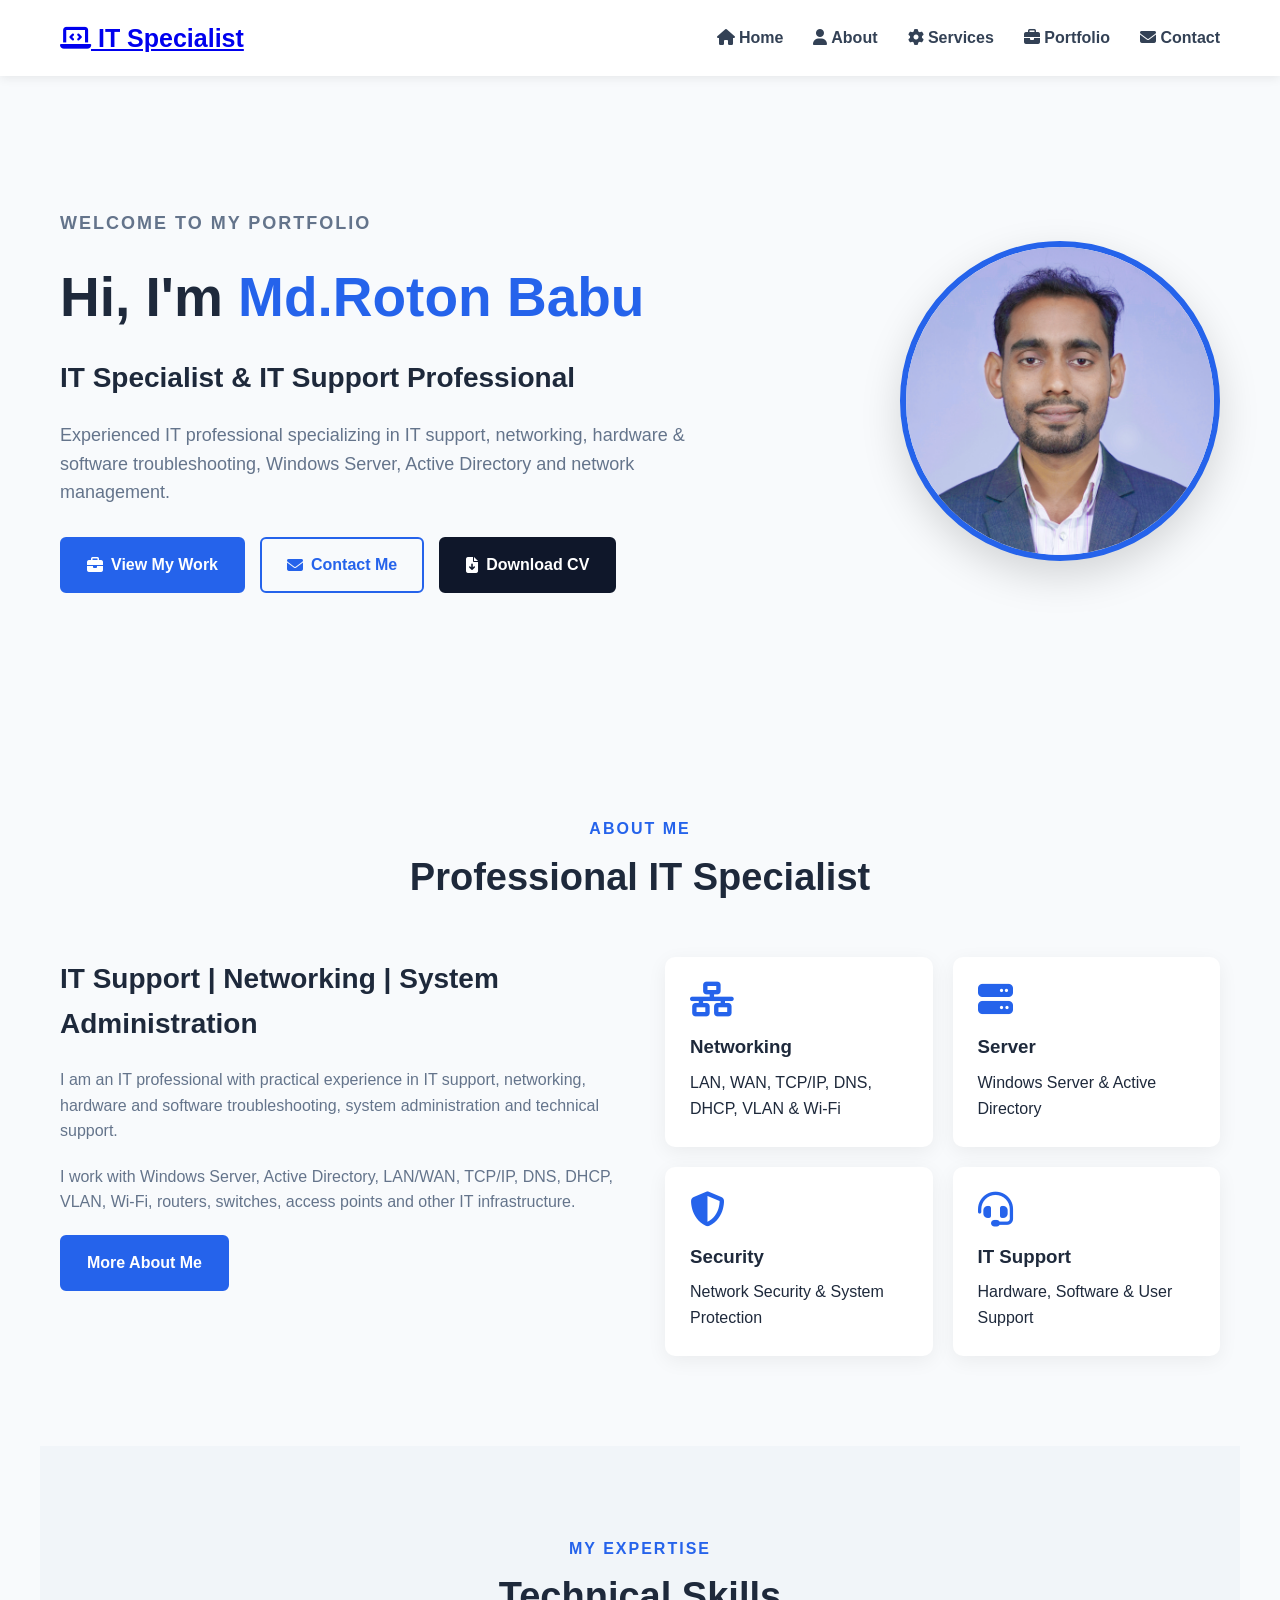
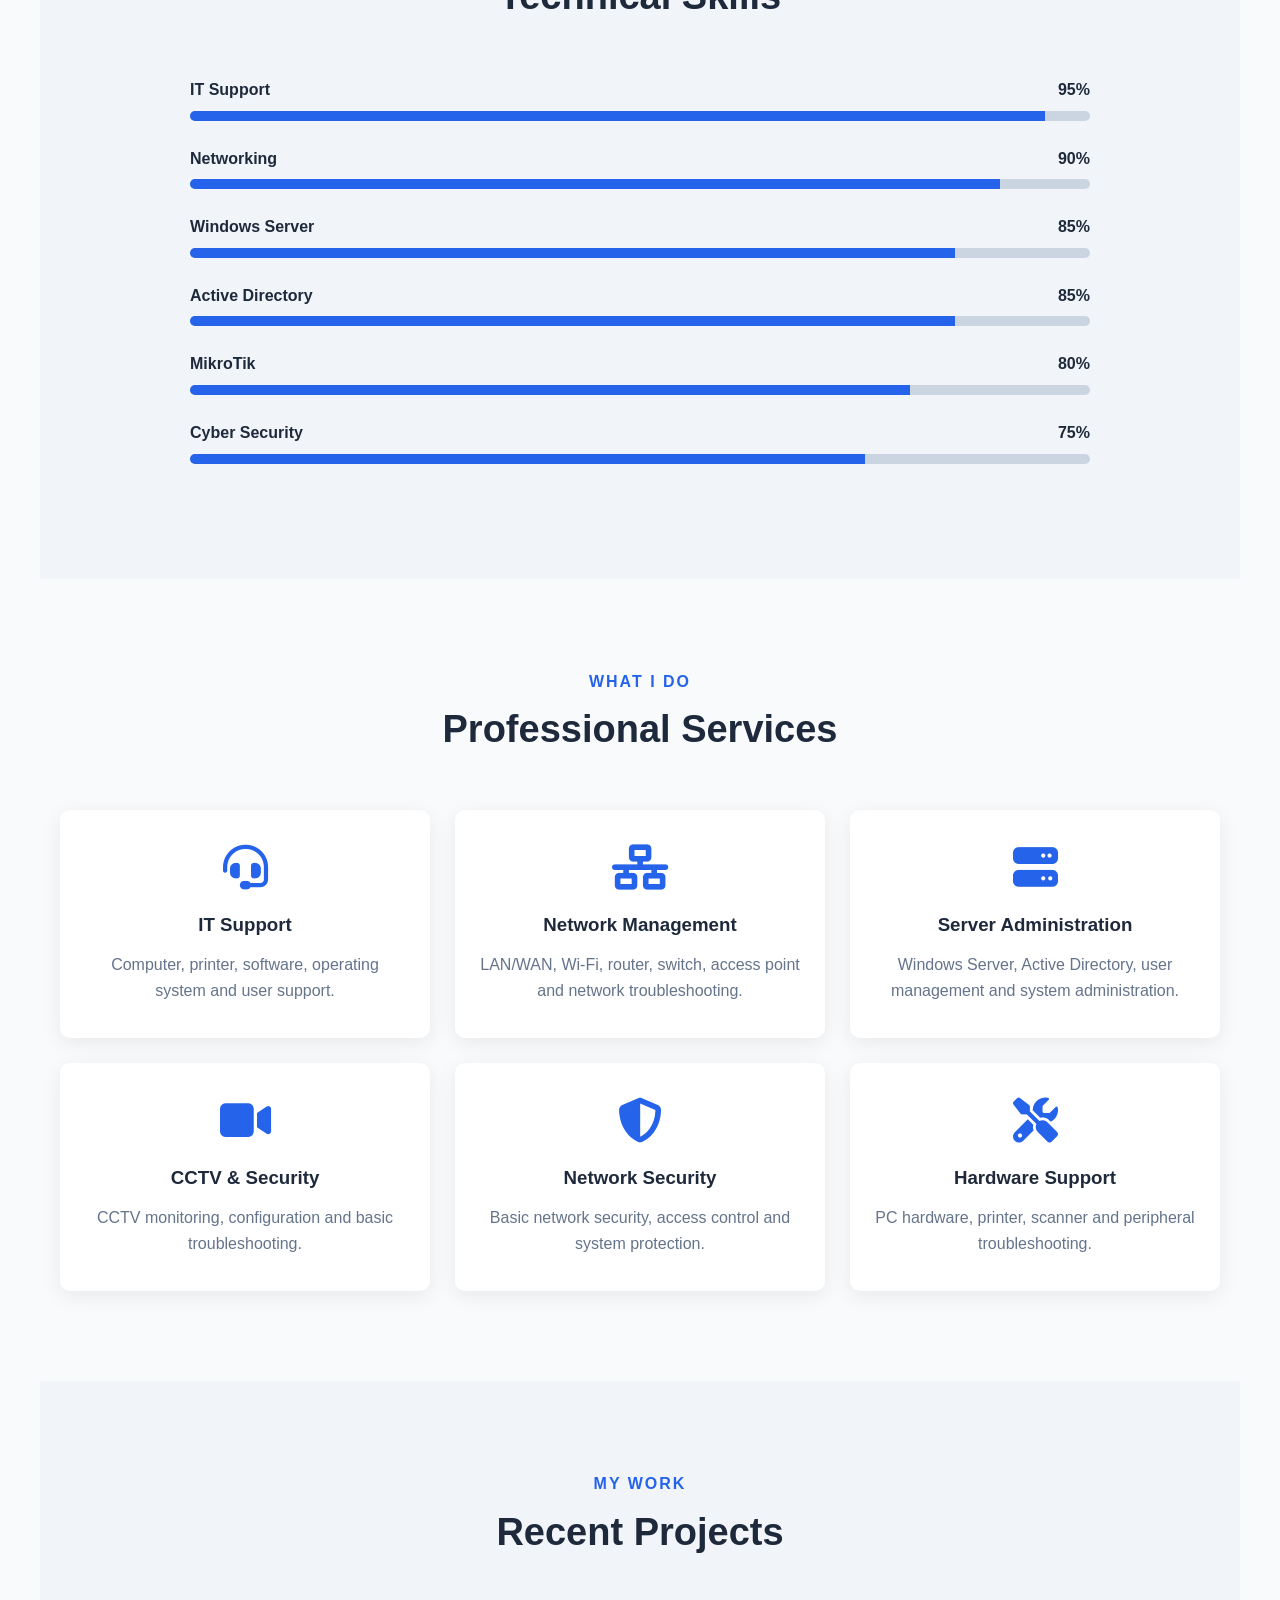
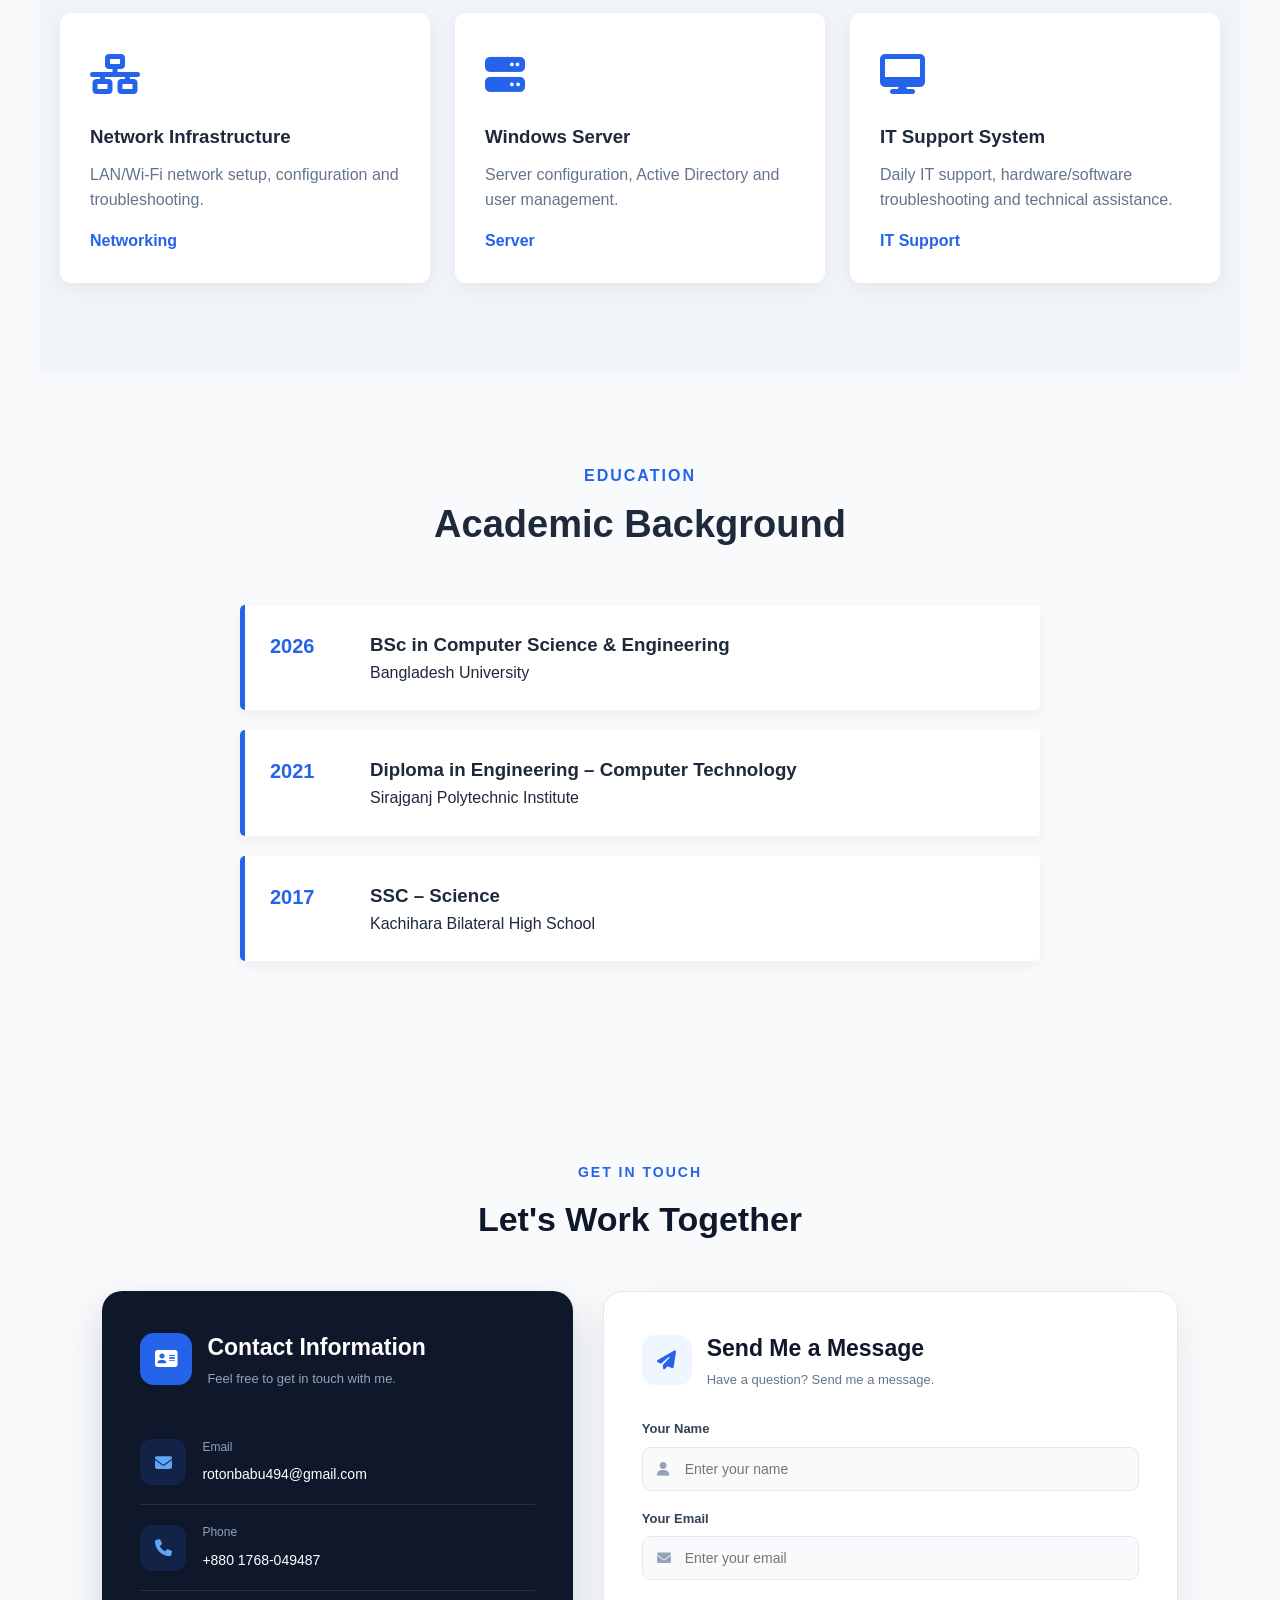
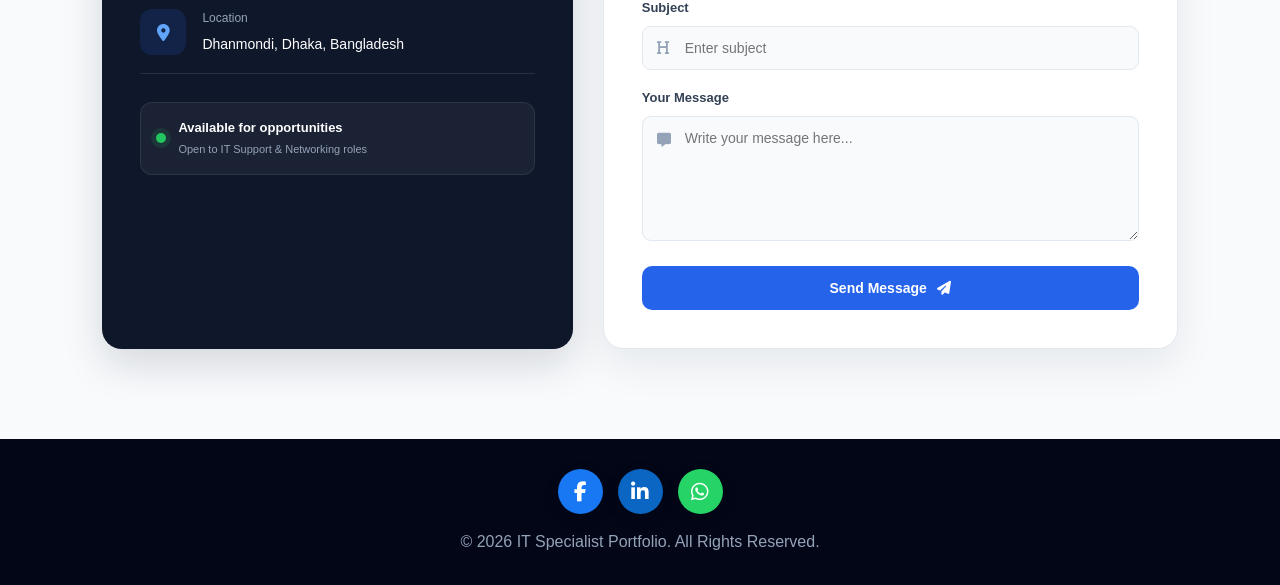
<file: index.html>
<!DOCTYPE html>
<html lang="en">
<head>
    <meta charset="UTF-8">
    <meta name="viewport" content="width=device-width, initial-scale=1.0">

    <title>IT Specialist | IT Support & Network Professional</title>

    <link rel="stylesheet" href="style.css">

    <link rel="stylesheet"
          href="https://cdnjs.cloudflare.com/ajax/libs/font-awesome/6.5.2/css/all.min.css">
</head>

<body>

<!-- ================= HEADER ================= -->
<!-- ================= NAVBAR ================= -->

<header class="header">

    <nav class="navbar">

        <!-- Logo -->
        <div class="logo">
            <a href="index.html">
                <i class="fa-solid fa-laptop-code"></i>
                IT Specialist
            </a>
        </div>


        <!-- Mobile Menu Icon -->
        <div class="menu-icon">
            <i class="fa-solid fa-bars"></i>
        </div>


        <!-- Navigation Menu -->
        <ul class="nav-links">

            <!-- Home -->
            <li>
                <a href="index.html">
                    <i class="fa-solid fa-house"></i>
                    Home
                </a>
            </li>


            <!-- About -->
            <li>
                <a href="about.html">
                    <i class="fa-solid fa-user"></i>
                    About
                </a>
            </li>


            <!-- Services -->
            <li>
                <a href="services.html">
                    <i class="fa-solid fa-gear"></i>
                    Services
                </a>
            </li>


            <!-- Portfolio -->
            <li>
                <a href="portfolio.html">
                    <i class="fa-solid fa-briefcase"></i>
                    Portfolio
                </a>
            </li>


            <!-- ⭐ CONTACT — এই জায়গায় বসবে ⭐ -->
            <li>
                <a href="contact.html">
                    <i class="fa-solid fa-envelope"></i>
                    Contact
                </a>
            </li>

        </ul>

    </nav>

</header>

<!-- ================= HERO ================= -->

<section class="hero">

    <div class="hero-content">

        <p class="small-title">WELCOME TO MY PORTFOLIO</p>

        <h1>
            Hi, I'm <span>Md.Roton Babu</span>
        </h1>

        <h2>IT Specialist & IT Support Professional</h2>

        <p>
            Experienced IT professional specializing in IT support,
            networking, hardware & software troubleshooting,
            Windows Server, Active Directory and network management.
        </p>

    
<div class="hero-buttons">

    <!-- View Work -->
    <a href="portfolio.html" class="btn">
        <i class="fa-solid fa-briefcase"></i>
        View My Work
    </a>

    <!-- Contact -->
    <a href="contact.html" class="btn btn-outline">
        <i class="fa-solid fa-envelope"></i>
        Contact Me
    </a>

    <!-- Download CV -->
    <a href="Roton-Babu-CV.pdf"
       class="btn cv-btn"
       download>
        <i class="fa-solid fa-file-arrow-down"></i>
        Download CV
    </a>

</div>


    </div>


    <div class="hero-image">

    <div class="profile-circle">

        <img src="profile.jpg"
             alt="Md. Roton Babu">

    </div>

</div>

</section>


<!-- ================= ABOUT ================= -->

<section class="section">

    <div class="section-title">
        <p>ABOUT ME</p>
        <h2>Professional IT Specialist</h2>
    </div>


    <div class="about-container">

        <div class="about-text">

            <h3>IT Support | Networking | System Administration</h3>

            <p>
                I am an IT professional with practical experience in
                IT support, networking, hardware and software
                troubleshooting, system administration and technical
                support.
            </p>

            <p>
                I work with Windows Server, Active Directory,
                LAN/WAN, TCP/IP, DNS, DHCP, VLAN, Wi-Fi,
                routers, switches, access points and other IT
                infrastructure.
            </p>

            <a href="about.html" class="btn">
                More About Me
            </a>

        </div>


        <div class="about-cards">

            <div class="info-card">
                <i class="fas fa-network-wired"></i>
                <h3>Networking</h3>
                <p>LAN, WAN, TCP/IP, DNS, DHCP, VLAN & Wi-Fi</p>
            </div>

            <div class="info-card">
                <i class="fas fa-server"></i>
                <h3>Server</h3>
                <p>Windows Server & Active Directory</p>
            </div>

            <div class="info-card">
                <i class="fas fa-shield-halved"></i>
                <h3>Security</h3>
                <p>Network Security & System Protection</p>
            </div>

            <div class="info-card">
                <i class="fas fa-headset"></i>
                <h3>IT Support</h3>
                <p>Hardware, Software & User Support</p>
            </div>

        </div>

    </div>

</section>


<!-- ================= SKILLS ================= -->

<section class="section skills-section">

    <div class="section-title">
        <p>MY EXPERTISE</p>
        <h2>Technical Skills</h2>
    </div>


    <div class="skills-container">

        <div class="skill">
            <div class="skill-title">
                <span>IT Support</span>
                <span>95%</span>
            </div>

            <div class="skill-bar">
                <div class="skill-progress" style="width:95%"></div>
            </div>
        </div>


        <div class="skill">
            <div class="skill-title">
                <span>Networking</span>
                <span>90%</span>
            </div>

            <div class="skill-bar">
                <div class="skill-progress" style="width:90%"></div>
            </div>
        </div>


        <div class="skill">
            <div class="skill-title">
                <span>Windows Server</span>
                <span>85%</span>
            </div>

            <div class="skill-bar">
                <div class="skill-progress" style="width:85%"></div>
            </div>
        </div>


        <div class="skill">
            <div class="skill-title">
                <span>Active Directory</span>
                <span>85%</span>
            </div>

            <div class="skill-bar">
                <div class="skill-progress" style="width:85%"></div>
            </div>
        </div>


        <div class="skill">
            <div class="skill-title">
                <span>MikroTik</span>
                <span>80%</span>
            </div>

            <div class="skill-bar">
                <div class="skill-progress" style="width:80%"></div>
            </div>
        </div>


        <div class="skill">
            <div class="skill-title">
                <span>Cyber Security</span>
                <span>75%</span>
            </div>

            <div class="skill-bar">
                <div class="skill-progress" style="width:75%"></div>
            </div>
        </div>

    </div>

</section>


<!-- ================= SERVICES ================= -->

<section class="section">

    <div class="section-title">
        <p>WHAT I DO</p>
        <h2>Professional Services</h2>
    </div>


    <div class="services-grid">

        <div class="service-card">

            <i class="fas fa-headset"></i>

            <h3>IT Support</h3>

            <p>
                Computer, printer, software, operating system
                and user support.
            </p>

        </div>


        <div class="service-card">

            <i class="fas fa-network-wired"></i>

            <h3>Network Management</h3>

            <p>
                LAN/WAN, Wi-Fi, router, switch, access point
                and network troubleshooting.
            </p>

        </div>


        <div class="service-card">

            <i class="fas fa-server"></i>

            <h3>Server Administration</h3>

            <p>
                Windows Server, Active Directory, user
                management and system administration.
            </p>

        </div>


        <div class="service-card">

            <i class="fas fa-video"></i>

            <h3>CCTV & Security</h3>

            <p>
                CCTV monitoring, configuration and basic
                troubleshooting.
            </p>

        </div>


        <div class="service-card">

            <i class="fas fa-shield-halved"></i>

            <h3>Network Security</h3>

            <p>
                Basic network security, access control and
                system protection.
            </p>

        </div>


        <div class="service-card">

            <i class="fas fa-tools"></i>

            <h3>Hardware Support</h3>

            <p>
                PC hardware, printer, scanner and peripheral
                troubleshooting.
            </p>

        </div>

    </div>

</section>


<!-- ================= PROJECTS ================= -->

<section class="section project-section">

    <div class="section-title">
        <p>MY WORK</p>
        <h2>Recent Projects</h2>
    </div>


    <div class="project-grid">

        <div class="project-card">

            <div class="project-icon">
                <i class="fas fa-network-wired"></i>
            </div>

            <h3>Network Infrastructure</h3>

            <p>
                LAN/Wi-Fi network setup, configuration and
                troubleshooting.
            </p>

            <span>Networking</span>

        </div>


        <div class="project-card">

            <div class="project-icon">
                <i class="fas fa-server"></i>
            </div>

            <h3>Windows Server</h3>

            <p>
                Server configuration, Active Directory and
                user management.
            </p>

            <span>Server</span>

        </div>


        <div class="project-card">

            <div class="project-icon">
                <i class="fas fa-desktop"></i>
            </div>

            <h3>IT Support System</h3>

            <p>
                Daily IT support, hardware/software troubleshooting
                and technical assistance.
            </p>

            <span>IT Support</span>

        </div>

    </div>

</section>


<!-- ================= EDUCATION ================= -->

<section class="section">

    <div class="section-title">
        <p>EDUCATION</p>
        <h2>Academic Background</h2>
    </div>


    <div class="education">

        <div class="education-item">

            <div class="education-year">
                2026
            </div>

            <div>
                <h3>BSc in Computer Science & Engineering</h3>

                <p>
                    Bangladesh University
                </p>
            </div>

        </div>


        <div class="education-item">

            <div class="education-year">
                2021
            </div>

            <div>
                <h3>Diploma in Engineering – Computer Technology</h3>

                <p>
                    Sirajganj Polytechnic Institute
                </p>

            </div>

        </div>


        <div class="education-item">

            <div class="education-year">
                2017
            </div>

            <div>

                <h3>SSC – Science</h3>

                <p>
                    Kachihara Bilateral High School
                </p>

            </div>

        </div>

    </div>

</section>


<!-- ================= CONTACT ================= -->

<section class="contact-section" id="contact">

    <div class="section-title">
        <p>GET IN TOUCH</p>
        <h2>Let's Work Together</h2>
    </div>


    <div class="contact-container">


        <!-- ================= CONTACT INFORMATION ================= -->

        <div class="contact-info">

            <div class="contact-heading">
                <span class="contact-badge">
                    <i class="fas fa-address-card"></i>
                </span>

                <div>
                    <h3>Contact Information</h3>
                    <p>Feel free to get in touch with me.</p>
                </div>
            </div>


            <!-- Email -->

            <div class="contact-item">

                <div class="contact-icon">
                    <i class="fas fa-envelope"></i>
                </div>

                <div class="contact-details">
                    <span>Email</span>

                    <a href="mailto:rotonbabu494@gmail.com">
                        rotonbabu494@gmail.com
                    </a>
                </div>

            </div>


            <!-- Phone -->

            <div class="contact-item">

                <div class="contact-icon">
                    <i class="fas fa-phone"></i>
                </div>

                <div class="contact-details">
                    <span>Phone</span>

                    <a href="tel:+8801768049487">
                        +880 1768-049487
                    </a>
                </div>

            </div>


            <!-- Location -->

            <div class="contact-item">

                <div class="contact-icon">
                    <i class="fas fa-location-dot"></i>
                </div>

                <div class="contact-details">
                    <span>Location</span>

                    <p>Dhanmondi, Dhaka, Bangladesh</p>
                </div>

            </div>


            <!-- Availability -->

            <div class="availability">

                <span class="status-dot"></span>

                <div>
                    <strong>Available for opportunities</strong>
                    <p>Open to IT Support & Networking roles</p>
                </div>

            </div>

        </div>



        <!-- ================= SEND MESSAGE ================= -->

        <form class="contact-form">

            <div class="form-heading">

                <span class="form-icon">
                    <i class="fas fa-paper-plane"></i>
                </span>

                <div>
                    <h3>Send Me a Message</h3>
                    <p>Have a question? Send me a message.</p>
                </div>

            </div>


            <!-- Name -->

            <div class="form-group">

                <label for="contact-name">
                    Your Name
                </label>

                <div class="input-wrapper">

                    <i class="fas fa-user"></i>

                    <input
                        type="text"
                        id="contact-name"
                        name="name"
                        placeholder="Enter your name"
                        required>

                </div>

            </div>


            <!-- Email -->

            <div class="form-group">

                <label for="contact-email">
                    Your Email
                </label>

                <div class="input-wrapper">

                    <i class="fas fa-envelope"></i>

                    <input
                        type="email"
                        id="contact-email"
                        name="email"
                        placeholder="Enter your email"
                        required>

                </div>

            </div>


            <!-- Subject -->

            <div class="form-group">

                <label for="contact-subject">
                    Subject
                </label>

                <div class="input-wrapper">

                    <i class="fas fa-heading"></i>

                    <input
                        type="text"
                        id="contact-subject"
                        name="subject"
                        placeholder="Enter subject">

                </div>

            </div>


            <!-- Message -->

            <div class="form-group">

                <label for="contact-message">
                    Your Message
                </label>

                <div class="textarea-wrapper">

                    <i class="fas fa-message"></i>

                    <textarea
                        id="contact-message"
                        name="message"
                        rows="5"
                        placeholder="Write your message here..."
                        required></textarea>

                </div>

            </div>


            <!-- Button -->

            <button type="submit" class="contact-send-btn">

                <span>Send Message</span>

                <i class="fas fa-paper-plane"></i>

            </button>

        </form>

    </div>

</section>


<!-- ================= FOOTER ================= -->

<footer>

<!-- ================= SOCIAL LINKS ================= -->

<div class="social-links">

    <!-- Facebook -->
    <a href="https://www.facebook.com/roton.rotonrana.1/"
       target="_blank"
       rel="noopener noreferrer"
       aria-label="Facebook">
        <i class="fab fa-facebook-f"></i>
    </a>

    <!-- LinkedIn -->
    <a href="https://www.linkedin.com/in/md-roton-babu-962787268/"
       target="_blank"
       rel="noopener noreferrer"
       aria-label="LinkedIn">
        <i class="fab fa-linkedin-in"></i>
    </a>

    <!-- WhatsApp -->
    <a href="https://wa.me/8801768049487"
       target="_blank"
       rel="noopener noreferrer"
       aria-label="WhatsApp">
        <i class="fab fa-whatsapp"></i>
    </a>

</div>


    <p>
        © 2026 IT Specialist Portfolio. All Rights Reserved.
    </p>

</footer>


<script src="script.js"></script>

</body>
</html>
</file>
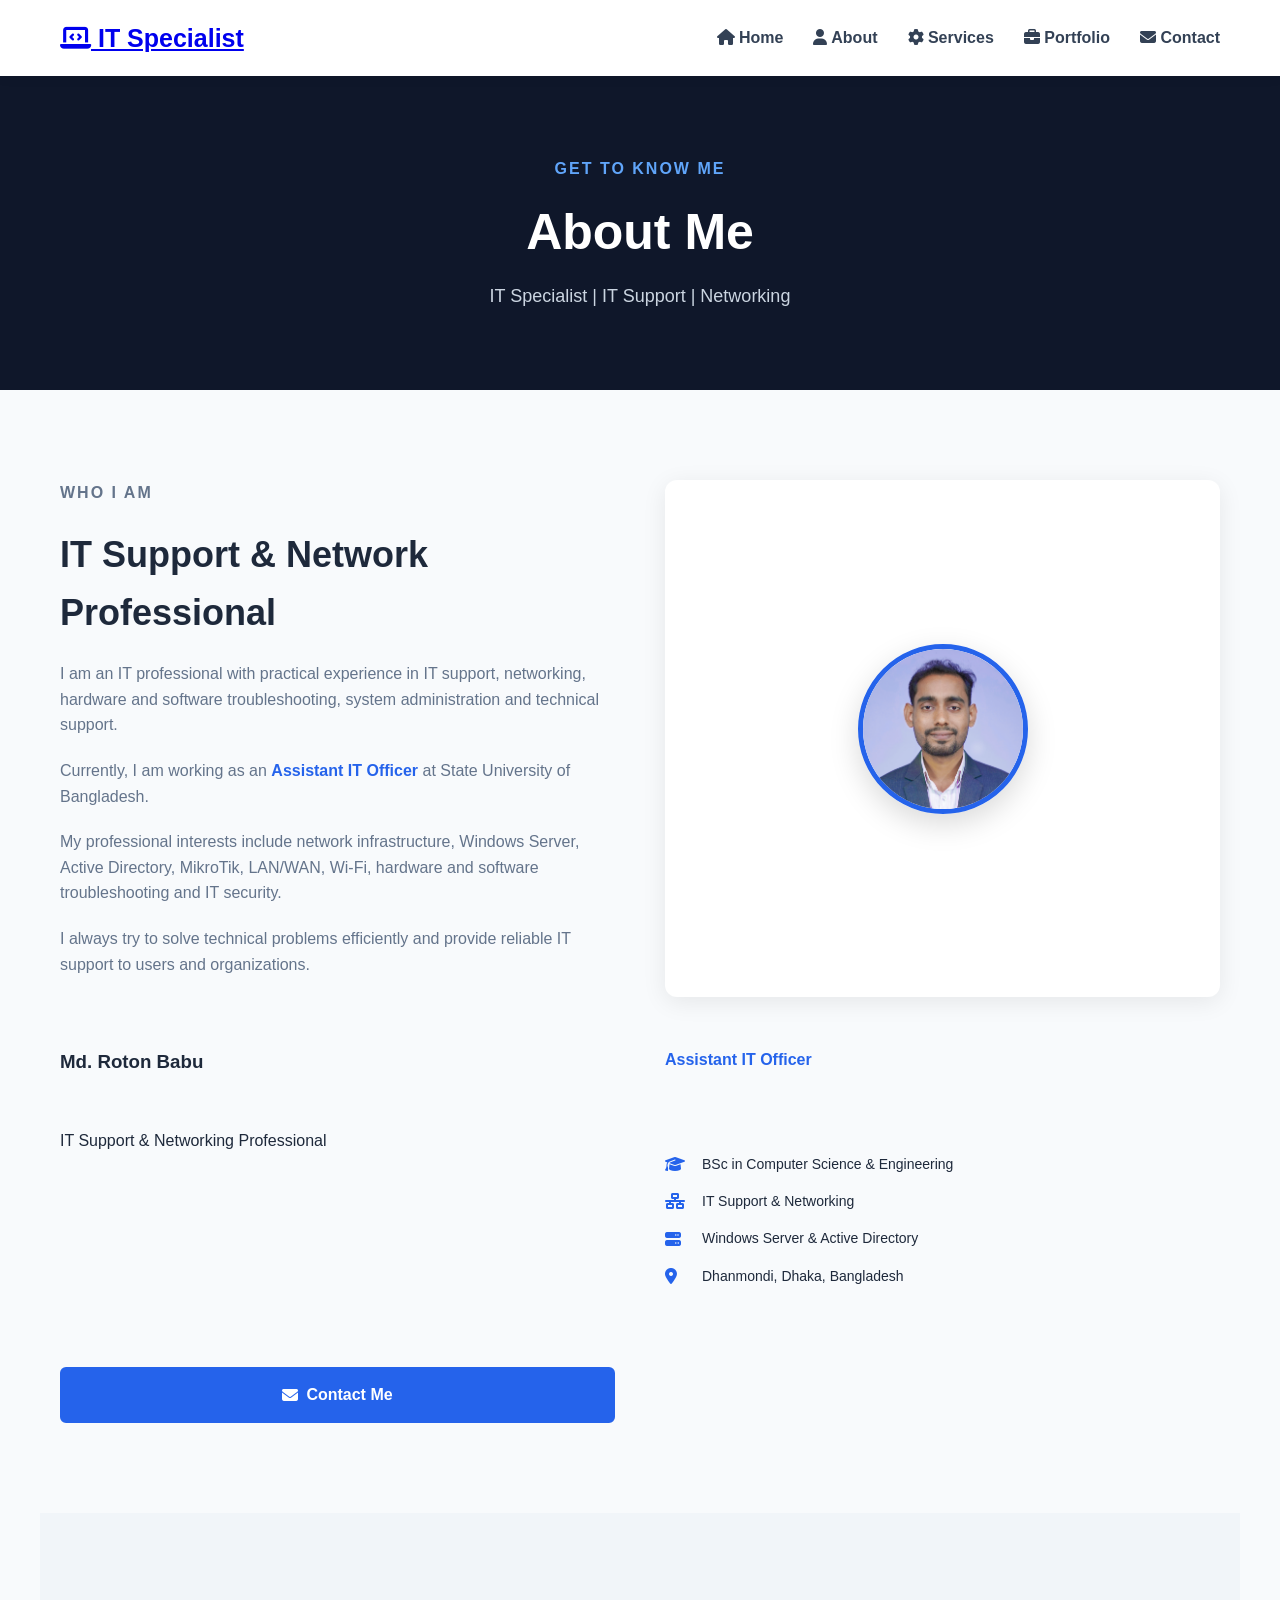
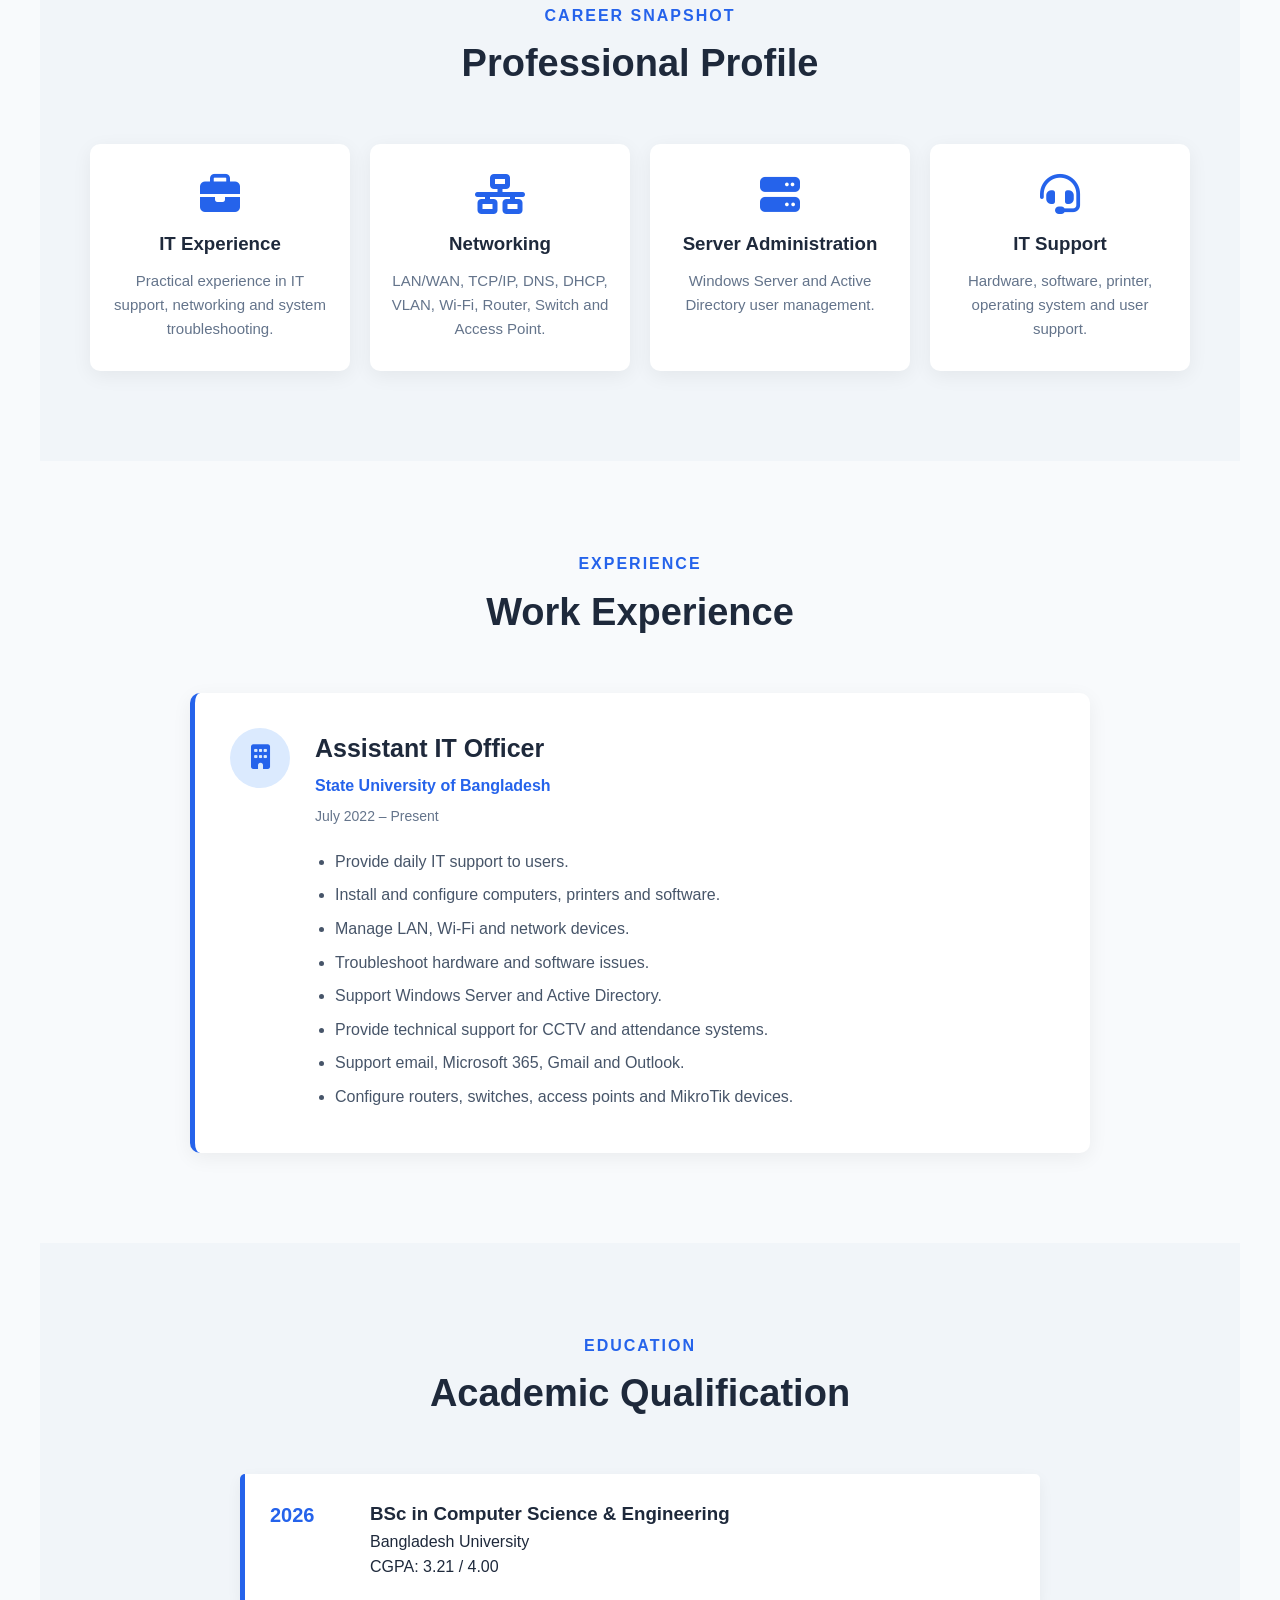
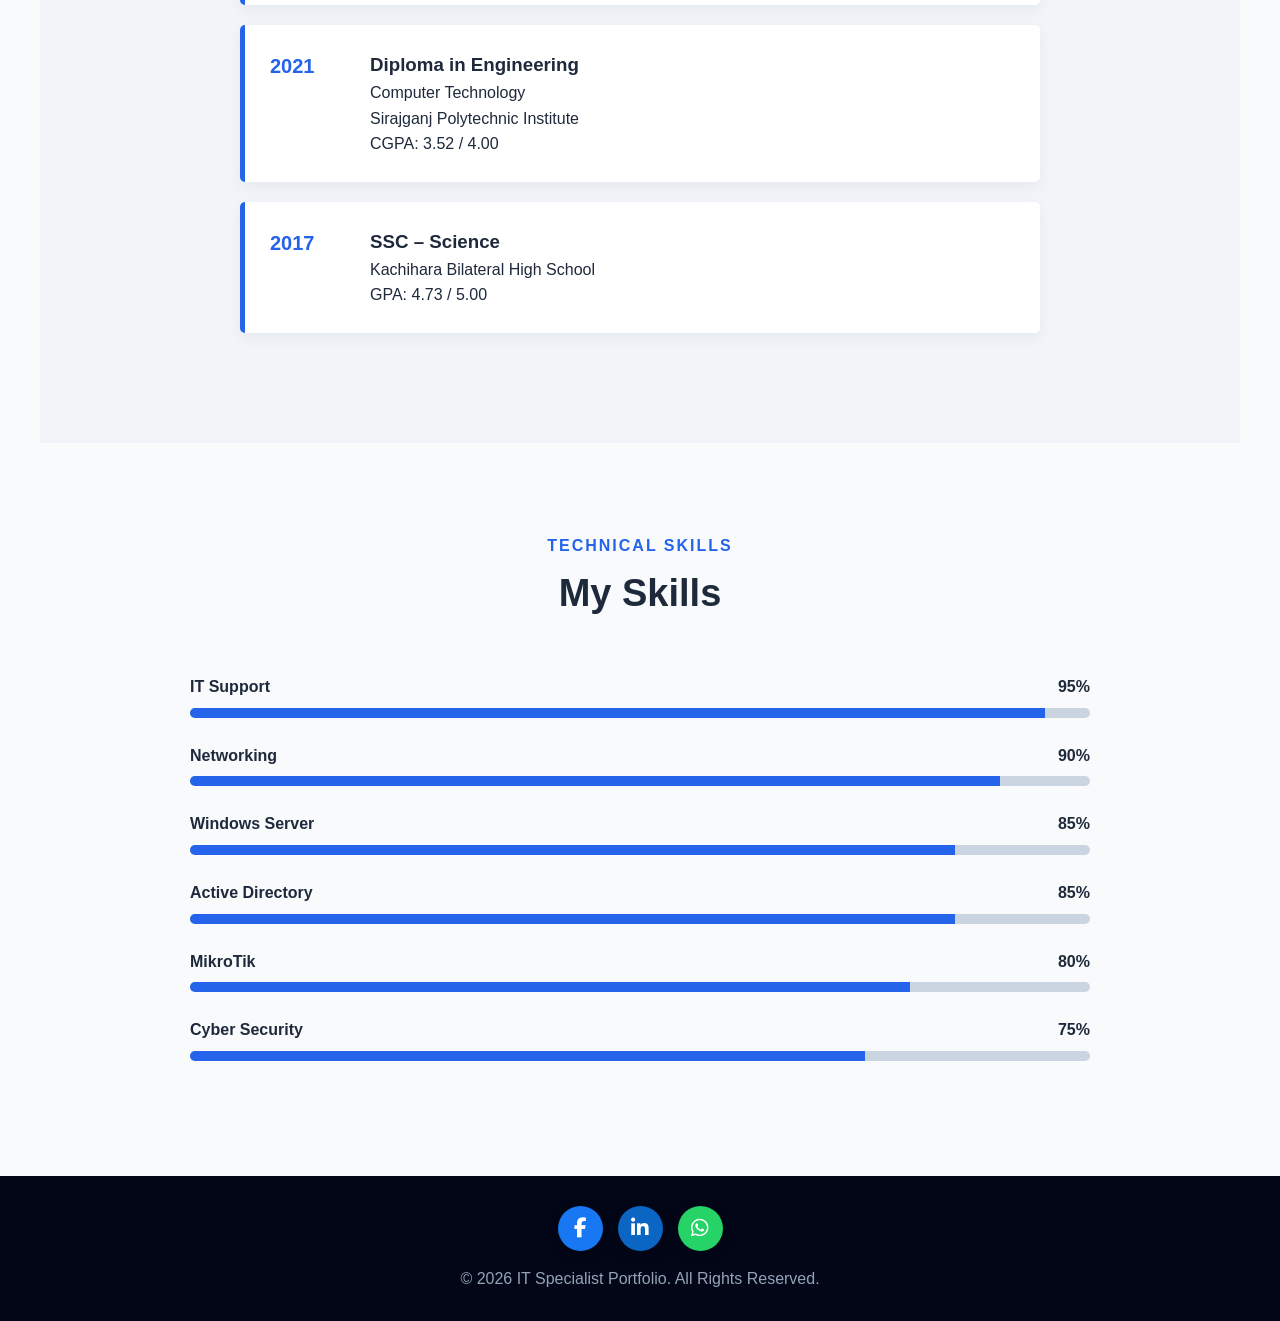
<file: about.html>
<!DOCTYPE html>
<html lang="en">

<head>

    <meta charset="UTF-8">

    <meta name="viewport" content="width=device-width, initial-scale=1.0">

    <title>About Me | IT Specialist</title>

    <!-- Main CSS -->
    <link rel="stylesheet" href="style.css">

    <!-- Font Awesome -->
    <link rel="stylesheet"
          href="https://cdnjs.cloudflare.com/ajax/libs/font-awesome/6.5.2/css/all.min.css">

</head>


<body>


<!-- ================= HEADER ================= -->

<!-- ================= HEADER ================= -->

<header class="header">

    <nav class="navbar">

        <!-- LOGO -->

        <div class="logo">

            <a href="index.html">
                <i class="fa-solid fa-laptop-code"></i>
                IT Specialist
            </a>

        </div>


        <!-- MOBILE MENU -->

        <div class="menu-icon">

            <i class="fa-solid fa-bars"></i>

        </div>


        <!-- NAVIGATION -->

        <ul class="nav-links">

            <li>
                <a href="index.html">
                    <i class="fa-solid fa-house"></i>
                    Home
                </a>
            </li>

            <li>
                <a href="about.html" class="active">
                    <i class="fa-solid fa-user"></i>
                    About
                </a>
            </li>

            <li>
                <a href="services.html">
                    <i class="fa-solid fa-gear"></i>
                    Services
                </a>
            </li>

            <li>
                <a href="portfolio.html">
                    <i class="fa-solid fa-briefcase"></i>
                    Portfolio
                </a>
            </li>

            <li>
                <a href="contact.html">
                    <i class="fa-solid fa-envelope"></i>
                    Contact
                </a>
            </li>

        </ul>

    </nav>

</header>



<!-- ================= PAGE HEADER ================= -->

<section class="page-header">

    <div>

        <p>GET TO KNOW ME</p>

        <h1>About Me</h1>

        <span>
            IT Specialist | IT Support | Networking
        </span>

    </div>

</section>



<!-- ================= ABOUT ================= -->

<section class="section">


    <div class="about-container">


        <!-- About Text -->

        <div class="about-text">

            <p class="about-label">
                WHO I AM
            </p>


            <h2>
                IT Support & Network Professional
            </h2>


            <p>

                I am an IT professional with practical experience
                in IT support, networking, hardware and software
                troubleshooting, system administration and
                technical support.

            </p>


            <p>

                Currently, I am working as an
                <strong>Assistant IT Officer</strong>
                at State University of Bangladesh.

            </p>


            <p>

                My professional interests include network
                infrastructure, Windows Server, Active Directory,
                MikroTik, LAN/WAN, Wi-Fi, hardware and software
                troubleshooting and IT security.

            </p>


            <p>

                I always try to solve technical problems efficiently
                and provide reliable IT support to users and
                organizations.

            </p>


        </div>



        <!-- Profile Card -->

        <!-- ================= PROFILE CARD ================= -->

<div class="profile-card">

    <!-- Profile Photo -->
    <div class="profile-photo">
        <img src="profile.jpg" alt="Md. Roton Babu">
    </div>

</div>



    <!-- Name -->

    <h3>
        Md. Roton Babu
    </h3>


    <!-- Designation -->

    <p class="profile-designation">
        Assistant IT Officer
    </p>


    <p>
        IT Support & Networking Professional
    </p>


    <!-- Profile Details -->

    <div class="profile-details">

        <div class="profile-detail-item">

            <i class="fas fa-graduation-cap"></i>

            <span>
                BSc in Computer Science & Engineering
            </span>

        </div>


        <div class="profile-detail-item">

            <i class="fas fa-network-wired"></i>

            <span>
                IT Support & Networking
            </span>

        </div>


        <div class="profile-detail-item">

            <i class="fas fa-server"></i>

            <span>
                Windows Server & Active Directory
            </span>

        </div>


        <div class="profile-detail-item">

            <i class="fas fa-location-dot"></i>

            <span>
                Dhanmondi, Dhaka, Bangladesh
            </span>

        </div>

    </div>


    <!-- Contact Button -->

    <a href="contact.html" class="btn profile-btn">
        <i class="fas fa-envelope"></i>
        Contact Me
    </a>

</div>
</section>



<!-- ================= CAREER SNAPSHOT ================= -->

<section class="section skills-section">


    <div class="section-title">

        <p>
            CAREER SNAPSHOT
        </p>

        <h2>
            Professional Profile
        </h2>

    </div>


    <div class="snapshot-grid">


        <!-- Experience -->

        <div class="snapshot-card">

            <i class="fas fa-briefcase"></i>

            <h3>
                IT Experience
            </h3>

            <p>
                Practical experience in IT support,
                networking and system troubleshooting.
            </p>

        </div>


        <!-- Networking -->

        <div class="snapshot-card">

            <i class="fas fa-network-wired"></i>

            <h3>
                Networking
            </h3>

            <p>
                LAN/WAN, TCP/IP, DNS, DHCP, VLAN,
                Wi-Fi, Router, Switch and Access Point.
            </p>

        </div>


        <!-- Server -->

        <div class="snapshot-card">

            <i class="fas fa-server"></i>

            <h3>
                Server Administration
            </h3>

            <p>
                Windows Server and Active Directory
                user management.
            </p>

        </div>


        <!-- Support -->

        <div class="snapshot-card">

            <i class="fas fa-headset"></i>

            <h3>
                IT Support
            </h3>

            <p>
                Hardware, software, printer,
                operating system and user support.
            </p>

        </div>


    </div>

</section>



<!-- ================= WORK EXPERIENCE ================= -->

<section class="section">


    <div class="section-title">

        <p>
            EXPERIENCE
        </p>

        <h2>
            Work Experience
        </h2>

    </div>



    <div class="experience-container">


        <div class="experience-card">


            <div class="experience-icon">

                <i class="fas fa-building"></i>

            </div>


            <div class="experience-content">

                <h3>
                    Assistant IT Officer
                </h3>

                <h4>
                    State University of Bangladesh
                </h4>

                <span>
                    July 2022 – Present
                </span>


                <ul>

                    <li>
                        Provide daily IT support to users.
                    </li>

                    <li>
                        Install and configure computers,
                        printers and software.
                    </li>

                    <li>
                        Manage LAN, Wi-Fi and network devices.
                    </li>

                    <li>
                        Troubleshoot hardware and software issues.
                    </li>

                    <li>
                        Support Windows Server and Active Directory.
                    </li>

                    <li>
                        Provide technical support for
                        CCTV and attendance systems.
                    </li>

                    <li>
                        Support email, Microsoft 365,
                        Gmail and Outlook.
                    </li>

                    <li>
                        Configure routers, switches,
                        access points and MikroTik devices.
                    </li>

                </ul>


            </div>


        </div>


    </div>

</section>



<!-- ================= EDUCATION ================= -->

<section class="section project-section">


    <div class="section-title">

        <p>
            EDUCATION
        </p>

        <h2>
            Academic Qualification
        </h2>

    </div>



    <div class="education">


        <!-- BSc -->

        <div class="education-item">

            <div class="education-year">
                2026
            </div>


            <div>

                <h3>
                    BSc in Computer Science & Engineering
                </h3>

                <p>
                    Bangladesh University
                </p>

                <p>
                    CGPA: 3.21 / 4.00
                </p>

            </div>

        </div>



        <!-- Diploma -->

        <div class="education-item">

            <div class="education-year">
                2021
            </div>


            <div>

                <h3>
                    Diploma in Engineering
                </h3>

                <p>
                    Computer Technology
                </p>

                <p>
                    Sirajganj Polytechnic Institute
                </p>

                <p>
                    CGPA: 3.52 / 4.00
                </p>

            </div>

        </div>



        <!-- SSC -->

        <div class="education-item">

            <div class="education-year">
                2017
            </div>


            <div>

                <h3>
                    SSC – Science
                </h3>

                <p>
                    Kachihara Bilateral High School
                </p>

                <p>
                    GPA: 4.73 / 5.00
                </p>

            </div>

        </div>


    </div>

</section>



<!-- ================= TECHNICAL SKILLS ================= -->

<section class="section">


    <div class="section-title">

        <p>
            TECHNICAL SKILLS
        </p>

        <h2>
            My Skills
        </h2>

    </div>



    <div class="skills-container">


        <div class="skill">

            <div class="skill-title">

                <span>
                    IT Support
                </span>

                <span>
                    95%
                </span>

            </div>


            <div class="skill-bar">

                <div class="skill-progress"
                     style="width:95%">
                </div>

            </div>

        </div>



        <div class="skill">

            <div class="skill-title">

                <span>
                    Networking
                </span>

                <span>
                    90%
                </span>

            </div>


            <div class="skill-bar">

                <div class="skill-progress"
                     style="width:90%">
                </div>

            </div>

        </div>



        <div class="skill">

            <div class="skill-title">

                <span>
                    Windows Server
                </span>

                <span>
                    85%
                </span>

            </div>


            <div class="skill-bar">

                <div class="skill-progress"
                     style="width:85%">
                </div>

            </div>

        </div>



        <div class="skill">

            <div class="skill-title">

                <span>
                    Active Directory
                </span>

                <span>
                    85%
                </span>

            </div>


            <div class="skill-bar">

                <div class="skill-progress"
                     style="width:85%">
                </div>

            </div>

        </div>



        <div class="skill">

            <div class="skill-title">

                <span>
                    MikroTik
                </span>

                <span>
                    80%
                </span>

            </div>


            <div class="skill-bar">

                <div class="skill-progress"
                     style="width:80%">
                </div>

            </div>

        </div>



        <div class="skill">

            <div class="skill-title">

                <span>
                    Cyber Security
                </span>

                <span>
                    75%
                </span>

            </div>


            <div class="skill-bar">

                <div class="skill-progress"
                     style="width:75%">
                </div>

            </div>

        </div>


    </div>

</section>



<!-- ================= FOOTER ================= -->

<footer>



<!-- ================= SOCIAL LINKS ================= -->

<div class="social-links">

    <!-- Facebook -->
    <a href="https://www.facebook.com/roton.rotonrana.1/"
       target="_blank"
       rel="noopener noreferrer"
       aria-label="Facebook">
        <i class="fab fa-facebook-f"></i>
    </a>

    <!-- LinkedIn -->
    <a href="https://www.linkedin.com/in/md-roton-babu-962787268/"
       target="_blank"
       rel="noopener noreferrer"
       aria-label="LinkedIn">
        <i class="fab fa-linkedin-in"></i>
    </a>

    <!-- WhatsApp -->
    <a href="https://wa.me/8801768049487"
       target="_blank"
       rel="noopener noreferrer"
       aria-label="WhatsApp">
        <i class="fab fa-whatsapp"></i>
    </a>

</div>




    <p>
        © 2026 IT Specialist Portfolio.
        All Rights Reserved.
    </p>


</footer>



<!-- JavaScript -->

<script src="script.js"></script>


</body>

</html>
</file>
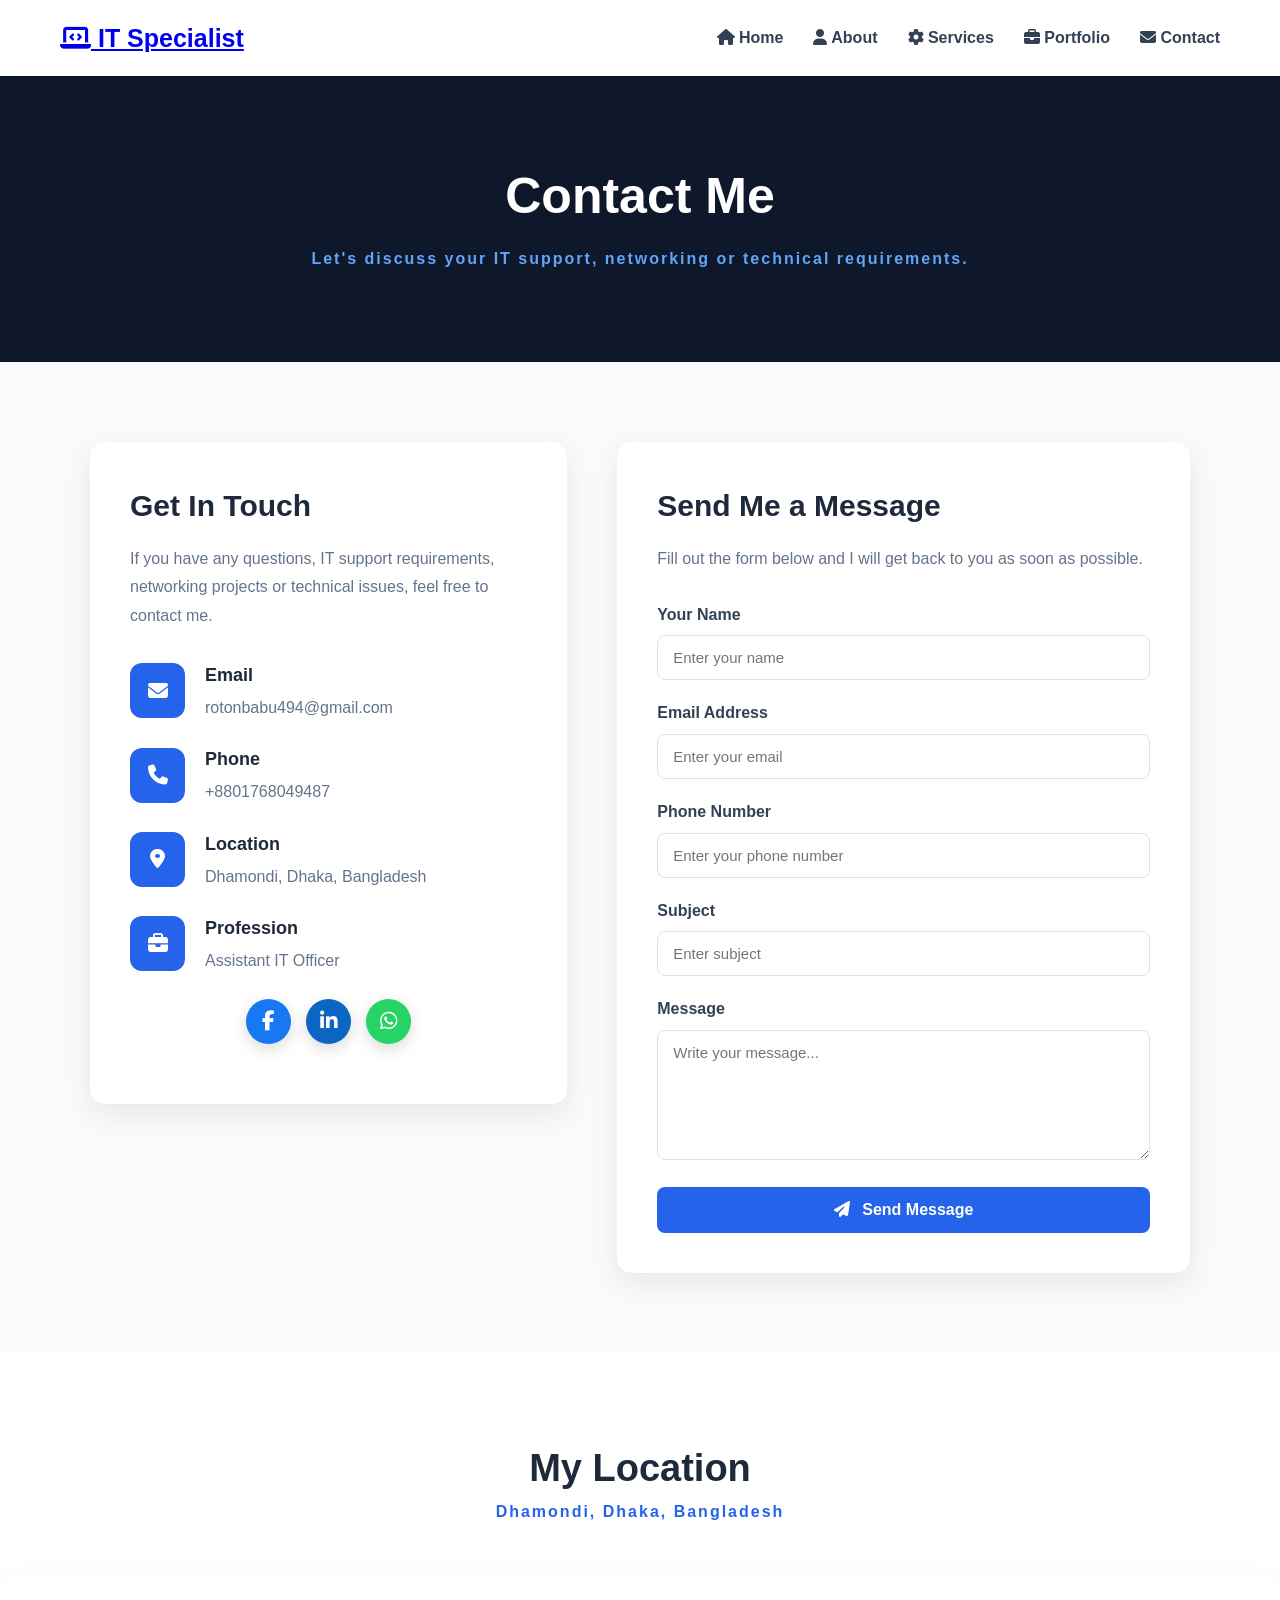
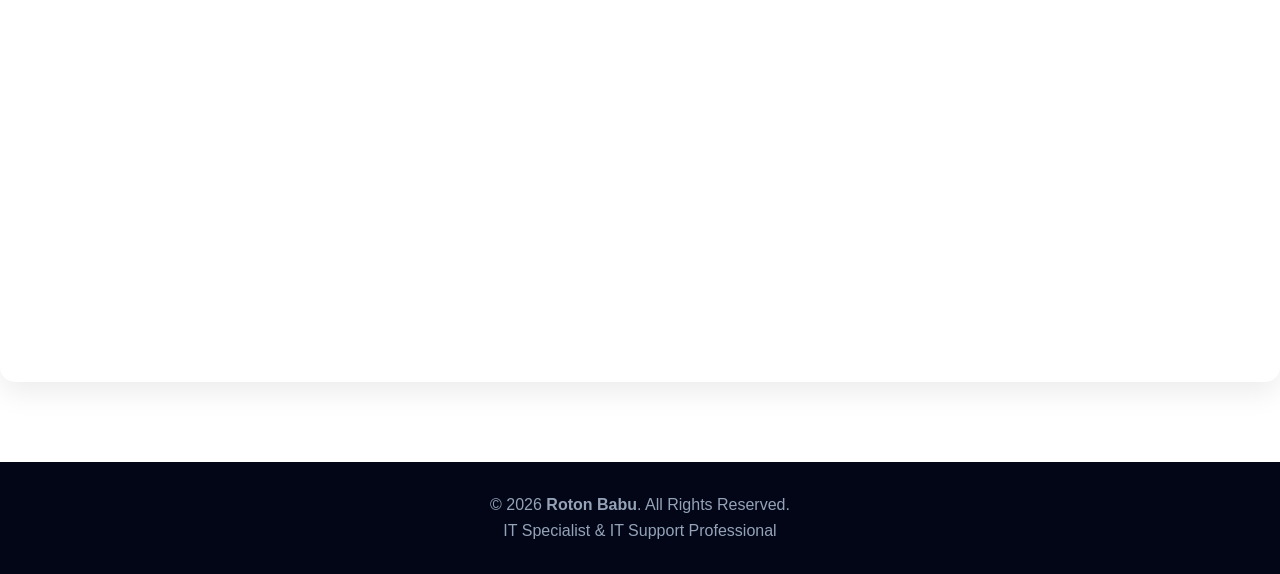
<file: contact.html>
<!DOCTYPE html>
<html lang="en">
<head>
    <meta charset="UTF-8">
    <meta name="viewport" content="width=device-width, initial-scale=1.0">

    <title>Contact | IT Specialist - Roton Babu</title>

    <!-- Font Awesome -->
    <link rel="stylesheet"
          href="https://cdnjs.cloudflare.com/ajax/libs/font-awesome/6.5.2/css/all.min.css">

    <!-- Main CSS -->
    <link rel="stylesheet" href="style.css">
</head>

<body>

<!-- ================= NAVBAR ================= -->

<header class="header">

    <nav class="navbar">

        <div class="logo">
            <a href="index.html">
                <i class="fa-solid fa-laptop-code"></i>
                IT Specialist
            </a>
        </div>

        <div class="menu-icon">
            <i class="fa-solid fa-bars"></i>
        </div>

        <ul class="nav-links">

            <li>
                <a href="index.html">
                    <i class="fa-solid fa-house"></i> Home
                </a>
            </li>

            <li>
                <a href="about.html">
                    <i class="fa-solid fa-user"></i> About
                </a>
            </li>

            <li>
                <a href="services.html">
                    <i class="fa-solid fa-gear"></i> Services
                </a>
            </li>

            <li>
                <a href="portfolio.html">
                    <i class="fa-solid fa-briefcase"></i> Portfolio
                </a>
            </li>

            <li>
                <a href="contact.html" class="active">
                    <i class="fa-solid fa-envelope"></i> Contact
                </a>
            </li>

        </ul>

    </nav>

</header>


<!-- ================= PAGE HEADER ================= -->

<section class="page-header">

    <div class="container">

        <h1>Contact Me</h1>

        <p>
            Let's discuss your IT support, networking or technical requirements.
        </p>

    </div>

</section>


<!-- ================= CONTACT SECTION ================= -->

<section class="contact-page">

    <div class="container">

        <div class="contact-wrapper">


            <!-- ================= CONTACT INFORMATION ================= -->

            <div class="contact-info">

                <h2>Get In Touch</h2>

                <p class="contact-intro">
                    If you have any questions, IT support requirements,
                    networking projects or technical issues, feel free to
                    contact me.
                </p>


                <!-- Email -->

                <div class="contact-item">

                    <div class="contact-icon">
                        <i class="fa-solid fa-envelope"></i>
                    </div>

                    <div>
                        <h3>Email</h3>

                        <p>
                            rotonbabu494@gmail.com
                        </p>
                    </div>

                </div>


                <!-- Phone -->

                <div class="contact-item">

                    <div class="contact-icon">
                        <i class="fa-solid fa-phone"></i>
                    </div>

                    <div>
                        <h3>Phone</h3>

                        <p>
                            +8801768049487
                        </p>
                    </div>

                </div>


                <!-- Location -->

                <div class="contact-item">

                    <div class="contact-icon">
                        <i class="fa-solid fa-location-dot"></i>
                    </div>

                    <div>
                        <h3>Location</h3>

                        <p>
                            Dhamondi, Dhaka, Bangladesh
                        </p>
                    </div>

                </div>


                <!-- Job -->

                <div class="contact-item">

                    <div class="contact-icon">
                        <i class="fa-solid fa-briefcase"></i>
                    </div>

                    <div>
                        <h3>Profession</h3>

                        <p>
                            Assistant IT Officer
                        </p>
                    </div>

                </div>


                <!-- Social Media -->

<!-- ================= SOCIAL LINKS ================= -->

<div class="social-links">

    <!-- Facebook -->
    <a href="https://www.facebook.com/roton.rotonrana.1/"
       target="_blank"
       rel="noopener noreferrer"
       aria-label="Facebook">
        <i class="fab fa-facebook-f"></i>
    </a>

    <!-- LinkedIn -->
    <a href="https://www.linkedin.com/in/md-roton-babu-962787268/"
       target="_blank"
       rel="noopener noreferrer"
       aria-label="LinkedIn">
        <i class="fab fa-linkedin-in"></i>
    </a>

    <!-- WhatsApp -->
    <a href="https://wa.me/8801768049487"
       target="_blank"
       rel="noopener noreferrer"
       aria-label="WhatsApp">
        <i class="fab fa-whatsapp"></i>
    </a>

</div>


            </div>


            <!-- ================= CONTACT FORM ================= -->

            <div class="contact-form">

                <h2>Send Me a Message</h2>

                <p>
                    Fill out the form below and I will get back to you as soon
                    as possible.
                </p>


                <form action="#" method="POST">


                    <!-- Name -->

                    <div class="form-group">

                        <label for="name">
                            Your Name
                        </label>

                        <input
                            type="text"
                            id="name"
                            name="name"
                            placeholder="Enter your name"
                            required
                        >

                    </div>


                    <!-- Email -->

                    <div class="form-group">

                        <label for="email">
                            Email Address
                        </label>

                        <input
                            type="email"
                            id="email"
                            name="email"
                            placeholder="Enter your email"
                            required
                        >

                    </div>


                    <!-- Phone -->

                    <div class="form-group">

                        <label for="phone">
                            Phone Number
                        </label>

                        <input
                            type="tel"
                            id="phone"
                            name="phone"
                            placeholder="Enter your phone number"
                        >

                    </div>


                    <!-- Subject -->

                    <div class="form-group">

                        <label for="subject">
                            Subject
                        </label>

                        <input
                            type="text"
                            id="subject"
                            name="subject"
                            placeholder="Enter subject"
                            required
                        >

                    </div>


                    <!-- Message -->

                    <div class="form-group">

                        <label for="message">
                            Message
                        </label>

                        <textarea
                            id="message"
                            name="message"
                            rows="6"
                            placeholder="Write your message..."
                            required
                        ></textarea>

                    </div>


                    <!-- Submit -->

                    <button type="submit" class="contact-btn">

                        <i class="fa-solid fa-paper-plane"></i>

                        Send Message

                    </button>

                </form>

            </div>

        </div>

    </div>

</section>


<!-- ================= MAP SECTION ================= -->

<section class="map-section">

    <div class="container">

        <div class="section-title">

            <h2>My Location</h2>

            <p>
                Dhamondi, Dhaka, Bangladesh
            </p>

        </div>

        <div class="map-box">

            <iframe
                src="https://www.google.com/maps?q=Dhaka,Bangladesh&output=embed"
                width="100%"
                height="400"
                style="border:0;"
                allowfullscreen=""
                loading="lazy">
            </iframe>

        </div>

    </div>

</section>


<!-- ================= FOOTER ================= -->

<footer class="footer">

    <div class="container">

        <p>
            © 2026 <strong>Roton Babu</strong>. All Rights Reserved.
        </p>

        <p>
            IT Specialist & IT Support Professional
        </p>

    </div>

</footer>


<!-- ================= JAVASCRIPT ================= -->

<script src="script.js"></script>

</body>
</html>
</file>
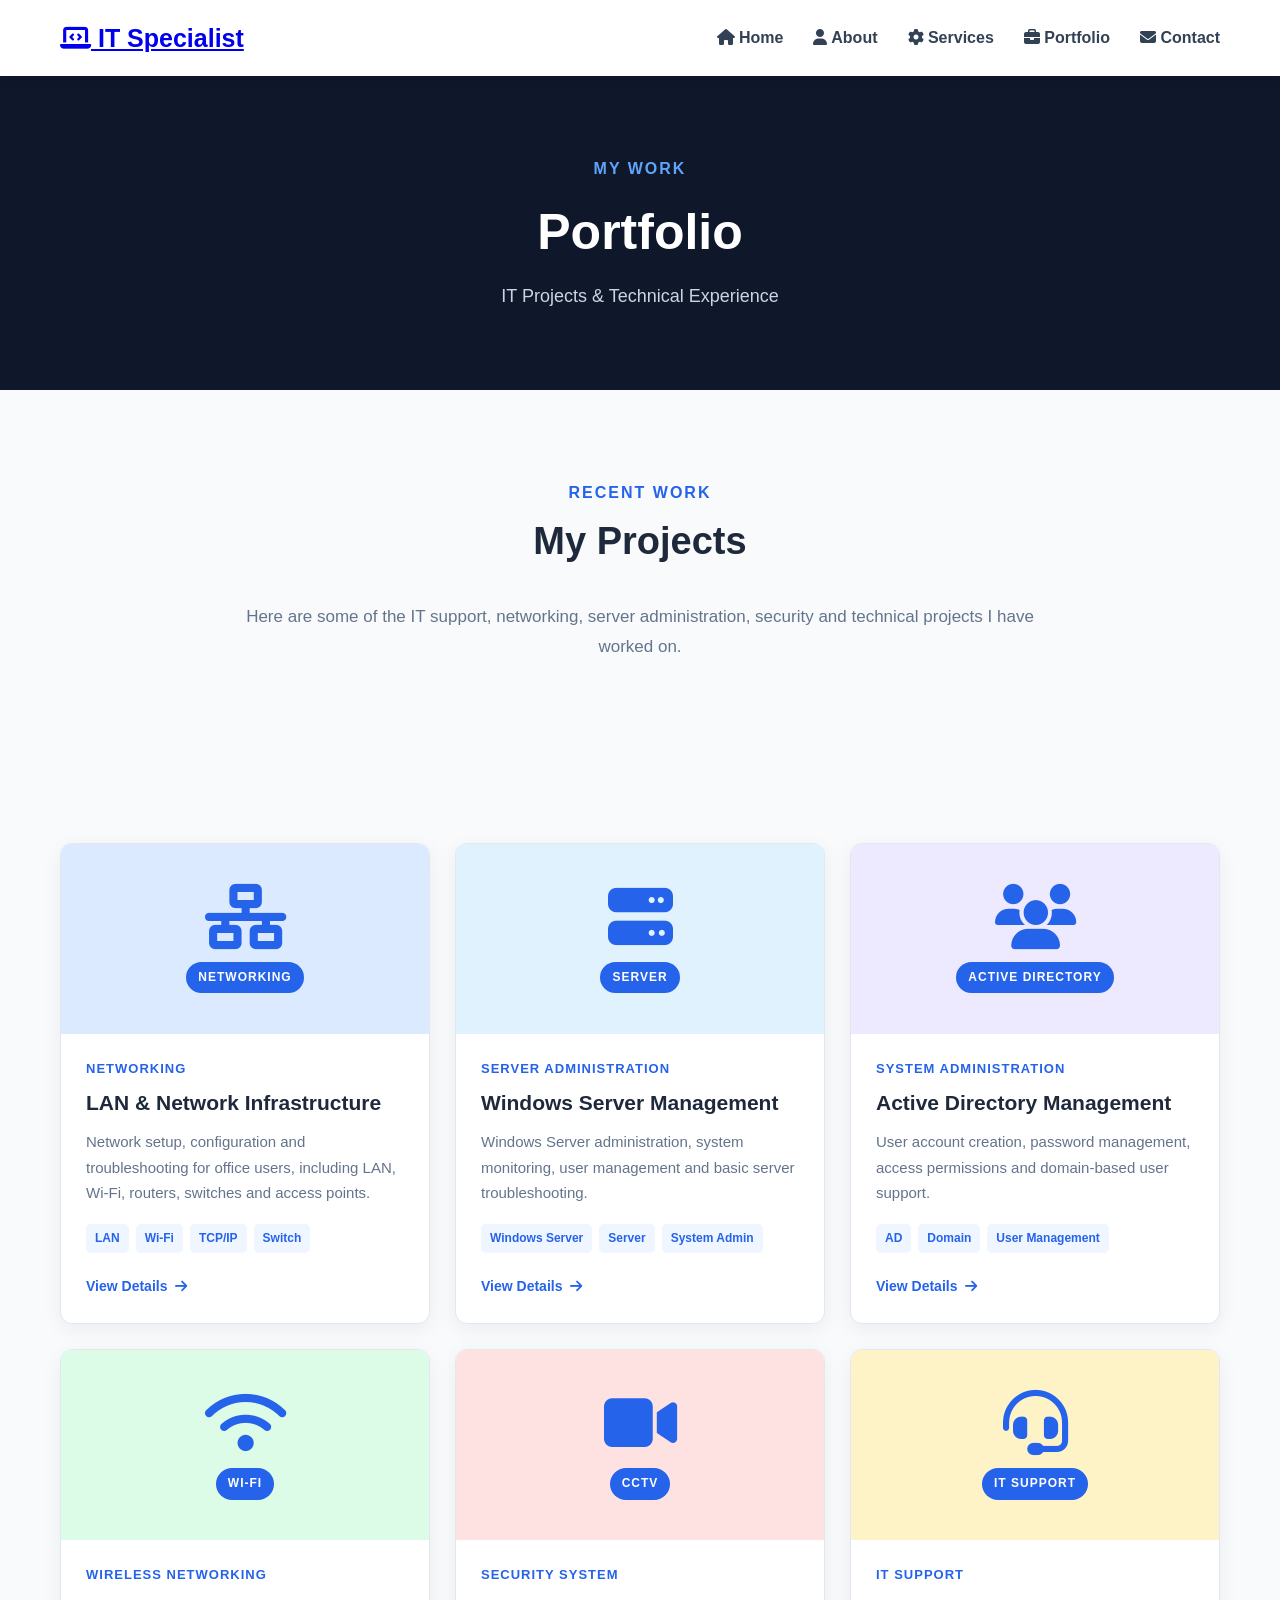
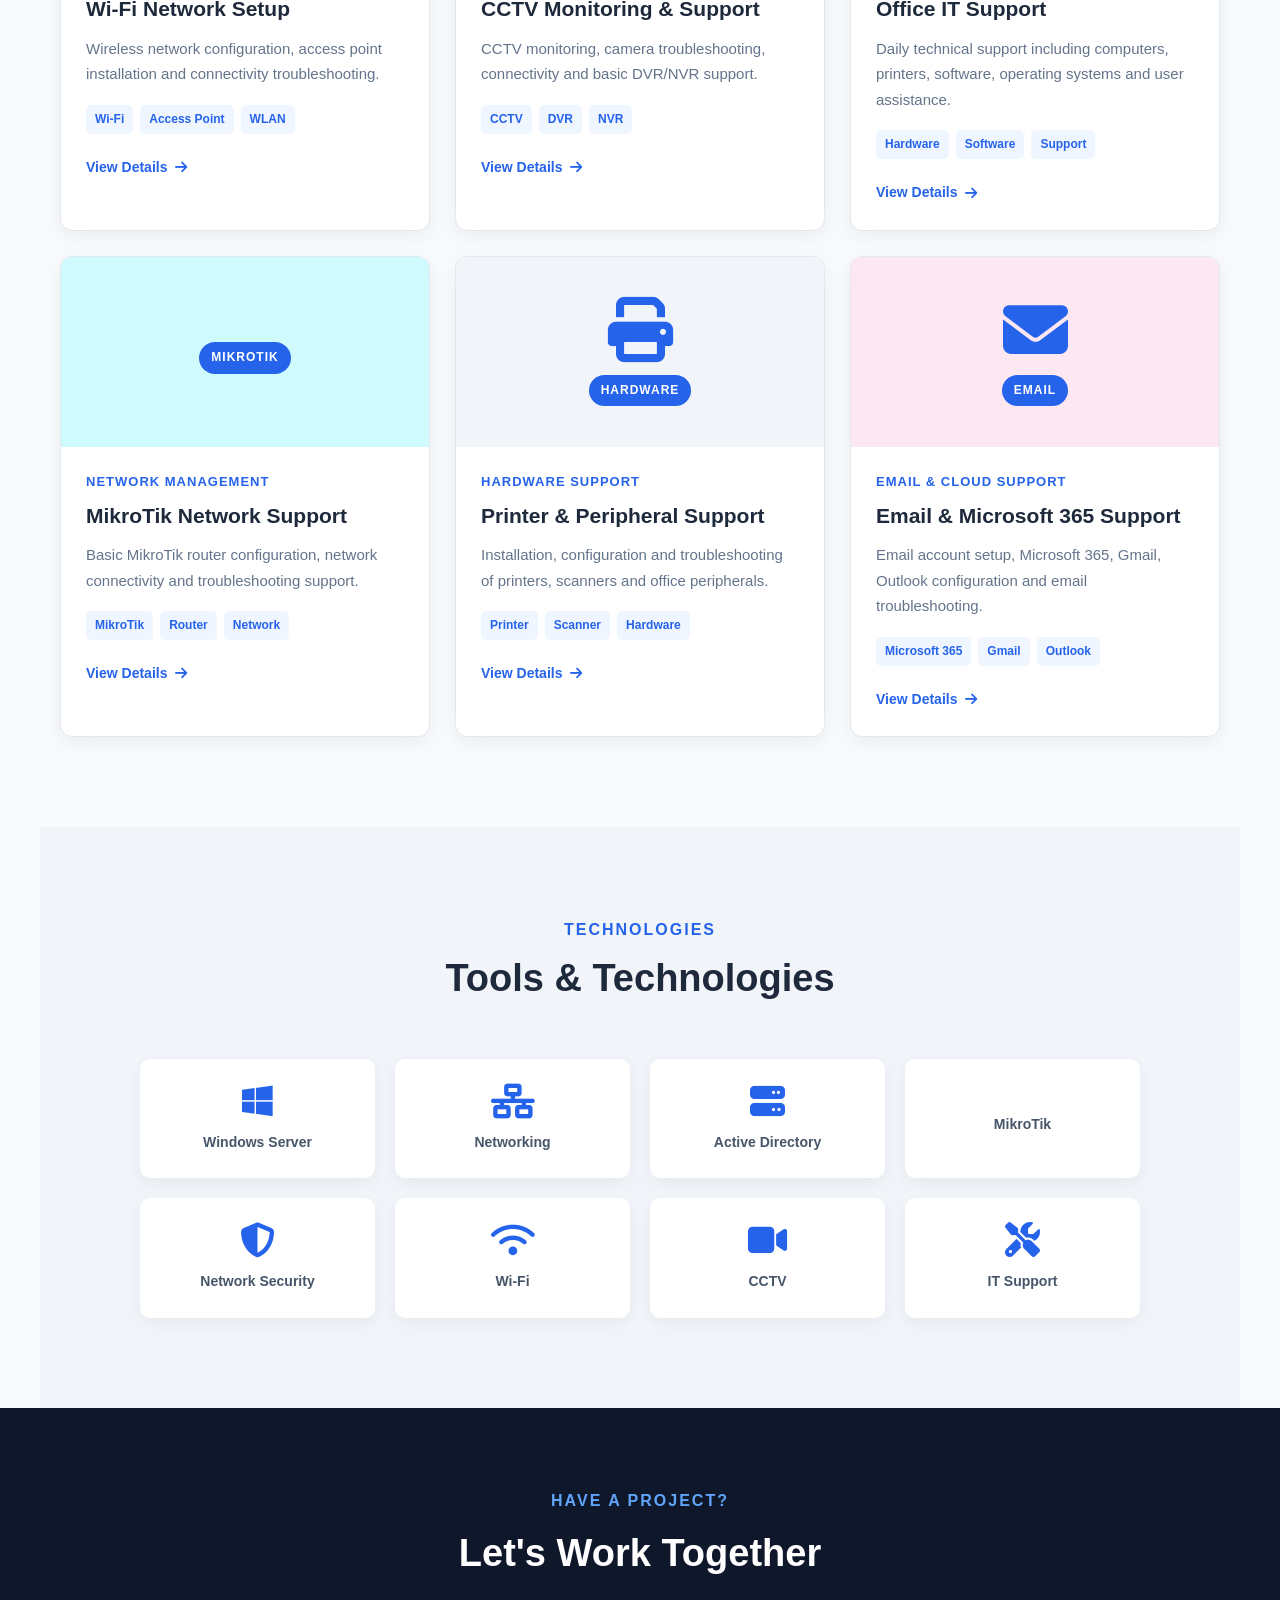
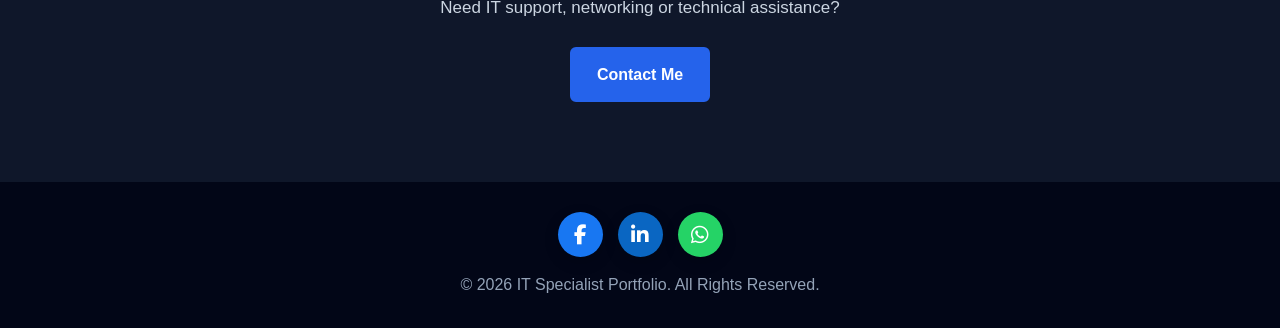
<file: portfolio.html>
<!DOCTYPE html>
<html lang="en">

<head>

    <meta charset="UTF-8">

    <meta name="viewport" content="width=device-width, initial-scale=1.0">

    <title>Portfolio | IT Specialist</title>

    <!-- Font Awesome -->
    <link rel="stylesheet"
          href="https://cdnjs.cloudflare.com/ajax/libs/font-awesome/6.5.2/css/all.min.css">

    <!-- Main CSS -->
    <link rel="stylesheet" href="style.css">

</head>


<body>




   <!-- ================= HEADER ================= -->

<header class="header">

    <nav class="navbar">

        <!-- LOGO -->

        <div class="logo">

            <a href="index.html">
                <i class="fa-solid fa-laptop-code"></i>
                IT Specialist
            </a>

        </div>


        <!-- MOBILE MENU -->

        <div class="menu-icon">

            <i class="fa-solid fa-bars"></i>

        </div>


        <!-- NAVIGATION -->

        <ul class="nav-links">

            <li>
                <a href="index.html">
                    <i class="fa-solid fa-house"></i>
                    Home
                </a>
            </li>

            <li>
                <a href="about.html">
                    <i class="fa-solid fa-user"></i>
                    About
                </a>
            </li>

            <li>
                <a href="services.html">
                    <i class="fa-solid fa-gear"></i>
                    Services
                </a>
            </li>

            <li>
                <a href="portfolio.html" class="active">
                    <i class="fa-solid fa-briefcase"></i>
                    Portfolio
                </a>
            </li>

            <li>
                <a href="contact.html">
                    <i class="fa-solid fa-envelope"></i>
                    Contact
                </a>
            </li>

        </ul>

    </nav>

</header>




<!-- ================= PAGE HEADER ================= -->

<section class="page-header">

    <div>

        <p>
            MY WORK
        </p>

        <h1>
            Portfolio
        </h1>

        <span>
            IT Projects & Technical Experience
        </span>

    </div>

</section>



<!-- ================= PORTFOLIO INTRO ================= -->

<section class="section">


    <div class="section-title">

        <p>
            RECENT WORK
        </p>

        <h2>
            My Projects
        </h2>

    </div>


    <div class="portfolio-intro">

        <p>

            Here are some of the IT support, networking,
            server administration, security and technical
            projects I have worked on.

        </p>

    </div>


</section>



<!-- ================= PORTFOLIO PROJECTS ================= -->

<section class="section portfolio-section">


    <div class="portfolio-grid">


        <!-- PROJECT 01 -->

        <div class="portfolio-card">


            <div class="portfolio-image network-image">

                <i class="fas fa-network-wired"></i>

                <span>
                    NETWORKING
                </span>

            </div>


            <div class="portfolio-content">

                <div class="portfolio-category">
                    Networking
                </div>


                <h3>
                    LAN & Network Infrastructure
                </h3>


                <p>

                    Network setup, configuration and
                    troubleshooting for office users,
                    including LAN, Wi-Fi, routers,
                    switches and access points.

                </p>


                <div class="portfolio-tags">

                    <span>LAN</span>

                    <span>Wi-Fi</span>

                    <span>TCP/IP</span>

                    <span>Switch</span>

                </div>


                <a href="#"
                   class="project-btn">

                    View Details
                    <i class="fas fa-arrow-right"></i>

                </a>

            </div>


        </div>



        <!-- PROJECT 02 -->

        <div class="portfolio-card">


            <div class="portfolio-image server-image">

                <i class="fas fa-server"></i>

                <span>
                    SERVER
                </span>

            </div>


            <div class="portfolio-content">

                <div class="portfolio-category">
                    Server Administration
                </div>


                <h3>
                    Windows Server Management
                </h3>


                <p>

                    Windows Server administration,
                    system monitoring, user management
                    and basic server troubleshooting.

                </p>


                <div class="portfolio-tags">

                    <span>Windows Server</span>

                    <span>Server</span>

                    <span>System Admin</span>

                </div>


                <a href="#"
                   class="project-btn">

                    View Details
                    <i class="fas fa-arrow-right"></i>

                </a>

            </div>


        </div>



        <!-- PROJECT 03 -->

        <div class="portfolio-card">


            <div class="portfolio-image ad-image">

                <i class="fas fa-users"></i>

                <span>
                    ACTIVE DIRECTORY
                </span>

            </div>


            <div class="portfolio-content">

                <div class="portfolio-category">
                    System Administration
                </div>


                <h3>
                    Active Directory Management
                </h3>


                <p>

                    User account creation, password
                    management, access permissions and
                    domain-based user support.

                </p>


                <div class="portfolio-tags">

                    <span>AD</span>

                    <span>Domain</span>

                    <span>User Management</span>

                </div>


                <a href="#"
                   class="project-btn">

                    View Details
                    <i class="fas fa-arrow-right"></i>

                </a>

            </div>


        </div>



        <!-- PROJECT 04 -->

        <div class="portfolio-card">


            <div class="portfolio-image wifi-image">

                <i class="fas fa-wifi"></i>

                <span>
                    WI-FI
                </span>

            </div>


            <div class="portfolio-content">

                <div class="portfolio-category">
                    Wireless Networking
                </div>


                <h3>
                    Wi-Fi Network Setup
                </h3>


                <p>

                    Wireless network configuration,
                    access point installation and
                    connectivity troubleshooting.

                </p>


                <div class="portfolio-tags">

                    <span>Wi-Fi</span>

                    <span>Access Point</span>

                    <span>WLAN</span>

                </div>


                <a href="#"
                   class="project-btn">

                    View Details
                    <i class="fas fa-arrow-right"></i>

                </a>

            </div>


        </div>



        <!-- PROJECT 05 -->

        <div class="portfolio-card">


            <div class="portfolio-image cctv-image">

                <i class="fas fa-video"></i>

                <span>
                    CCTV
                </span>

            </div>


            <div class="portfolio-content">

                <div class="portfolio-category">
                    Security System
                </div>


                <h3>
                    CCTV Monitoring & Support
                </h3>


                <p>

                    CCTV monitoring, camera
                    troubleshooting, connectivity
                    and basic DVR/NVR support.

                </p>


                <div class="portfolio-tags">

                    <span>CCTV</span>

                    <span>DVR</span>

                    <span>NVR</span>

                </div>


                <a href="#"
                   class="project-btn">

                    View Details
                    <i class="fas fa-arrow-right"></i>

                </a>

            </div>


        </div>



        <!-- PROJECT 06 -->

        <div class="portfolio-card">


            <div class="portfolio-image support-image">

                <i class="fas fa-headset"></i>

                <span>
                    IT SUPPORT
                </span>

            </div>


            <div class="portfolio-content">

                <div class="portfolio-category">
                    IT Support
                </div>


                <h3>
                    Office IT Support
                </h3>


                <p>

                    Daily technical support including
                    computers, printers, software,
                    operating systems and user assistance.

                </p>


                <div class="portfolio-tags">

                    <span>Hardware</span>

                    <span>Software</span>

                    <span>Support</span>

                </div>


                <a href="#"
                   class="project-btn">

                    View Details
                    <i class="fas fa-arrow-right"></i>

                </a>

            </div>


        </div>



        <!-- PROJECT 07 -->

        <div class="portfolio-card">


            <div class="portfolio-image mikrotik-image">

                <i class="fas fa-router"></i>

                <span>
                    MIKROTIK
                </span>

            </div>


            <div class="portfolio-content">

                <div class="portfolio-category">
                    Network Management
                </div>


                <h3>
                    MikroTik Network Support
                </h3>


                <p>

                    Basic MikroTik router configuration,
                    network connectivity and
                    troubleshooting support.

                </p>


                <div class="portfolio-tags">

                    <span>MikroTik</span>

                    <span>Router</span>

                    <span>Network</span>

                </div>


                <a href="#"
                   class="project-btn">

                    View Details
                    <i class="fas fa-arrow-right"></i>

                </a>

            </div>


        </div>



        <!-- PROJECT 08 -->

        <div class="portfolio-card">


            <div class="portfolio-image printer-image">

                <i class="fas fa-print"></i>

                <span>
                    HARDWARE
                </span>

            </div>


            <div class="portfolio-content">

                <div class="portfolio-category">
                    Hardware Support
                </div>


                <h3>
                    Printer & Peripheral Support
                </h3>


                <p>

                    Installation, configuration and
                    troubleshooting of printers,
                    scanners and office peripherals.

                </p>


                <div class="portfolio-tags">

                    <span>Printer</span>

                    <span>Scanner</span>

                    <span>Hardware</span>

                </div>


                <a href="#"
                   class="project-btn">

                    View Details
                    <i class="fas fa-arrow-right"></i>

                </a>

            </div>


        </div>



        <!-- PROJECT 09 -->

        <div class="portfolio-card">


            <div class="portfolio-image email-image">

                <i class="fas fa-envelope"></i>

                <span>
                    EMAIL
                </span>

            </div>


            <div class="portfolio-content">

                <div class="portfolio-category">
                    Email & Cloud Support
                </div>


                <h3>
                    Email & Microsoft 365 Support
                </h3>


                <p>

                    Email account setup, Microsoft 365,
                    Gmail, Outlook configuration and
                    email troubleshooting.

                </p>


                <div class="portfolio-tags">

                    <span>Microsoft 365</span>

                    <span>Gmail</span>

                    <span>Outlook</span>

                </div>


                <a href="#"
                   class="project-btn">

                    View Details
                    <i class="fas fa-arrow-right"></i>

                </a>

            </div>


        </div>


    </div>


</section>



<!-- ================= TECHNOLOGY SECTION ================= -->

<section class="section technology-section">


    <div class="section-title">

        <p>
            TECHNOLOGIES
        </p>

        <h2>
            Tools & Technologies
        </h2>

    </div>


    <div class="technology-grid">


        <div class="technology-item">

            <i class="fab fa-windows"></i>

            <span>
                Windows Server
            </span>

        </div>


        <div class="technology-item">

            <i class="fas fa-network-wired"></i>

            <span>
                Networking
            </span>

        </div>


        <div class="technology-item">

            <i class="fas fa-server"></i>

            <span>
                Active Directory
            </span>

        </div>


        <div class="technology-item">

            <i class="fas fa-router"></i>

            <span>
                MikroTik
            </span>

        </div>


        <div class="technology-item">

            <i class="fas fa-shield-halved"></i>

            <span>
                Network Security
            </span>

        </div>


        <div class="technology-item">

            <i class="fas fa-wifi"></i>

            <span>
                Wi-Fi
            </span>

        </div>


        <div class="technology-item">

            <i class="fas fa-video"></i>

            <span>
                CCTV
            </span>

        </div>


        <div class="technology-item">

            <i class="fas fa-tools"></i>

            <span>
                IT Support
            </span>

        </div>


    </div>


</section>



<!-- ================= CTA ================= -->

<section class="service-cta">


    <div>

        <p>
            HAVE A PROJECT?
        </p>


        <h2>
            Let's Work Together
        </h2>


        <span>
            Need IT support, networking or technical assistance?
        </span>


        <br><br>


        <a href="contact.html"
           class="btn">

            Contact Me

        </a>

    </div>


</section>



<!-- ================= FOOTER ================= -->

<footer>



<!-- ================= SOCIAL LINKS ================= -->

<div class="social-links">

    <!-- Facebook -->
    <a href="https://www.facebook.com/roton.rotonrana.1/"
       target="_blank"
       rel="noopener noreferrer"
       aria-label="Facebook">
        <i class="fab fa-facebook-f"></i>
    </a>

    <!-- LinkedIn -->
    <a href="https://www.linkedin.com/in/md-roton-babu-962787268/"
       target="_blank"
       rel="noopener noreferrer"
       aria-label="LinkedIn">
        <i class="fab fa-linkedin-in"></i>
    </a>

    <!-- WhatsApp -->
    <a href="https://wa.me/8801768049487"
       target="_blank"
       rel="noopener noreferrer"
       aria-label="WhatsApp">
        <i class="fab fa-whatsapp"></i>
    </a>

</div>



    <p>

        © 2026 IT Specialist Portfolio.
        All Rights Reserved.

    </p>


</footer>



<!-- JavaScript -->

<script src="script.js"></script>


</body>

</html>
</file>
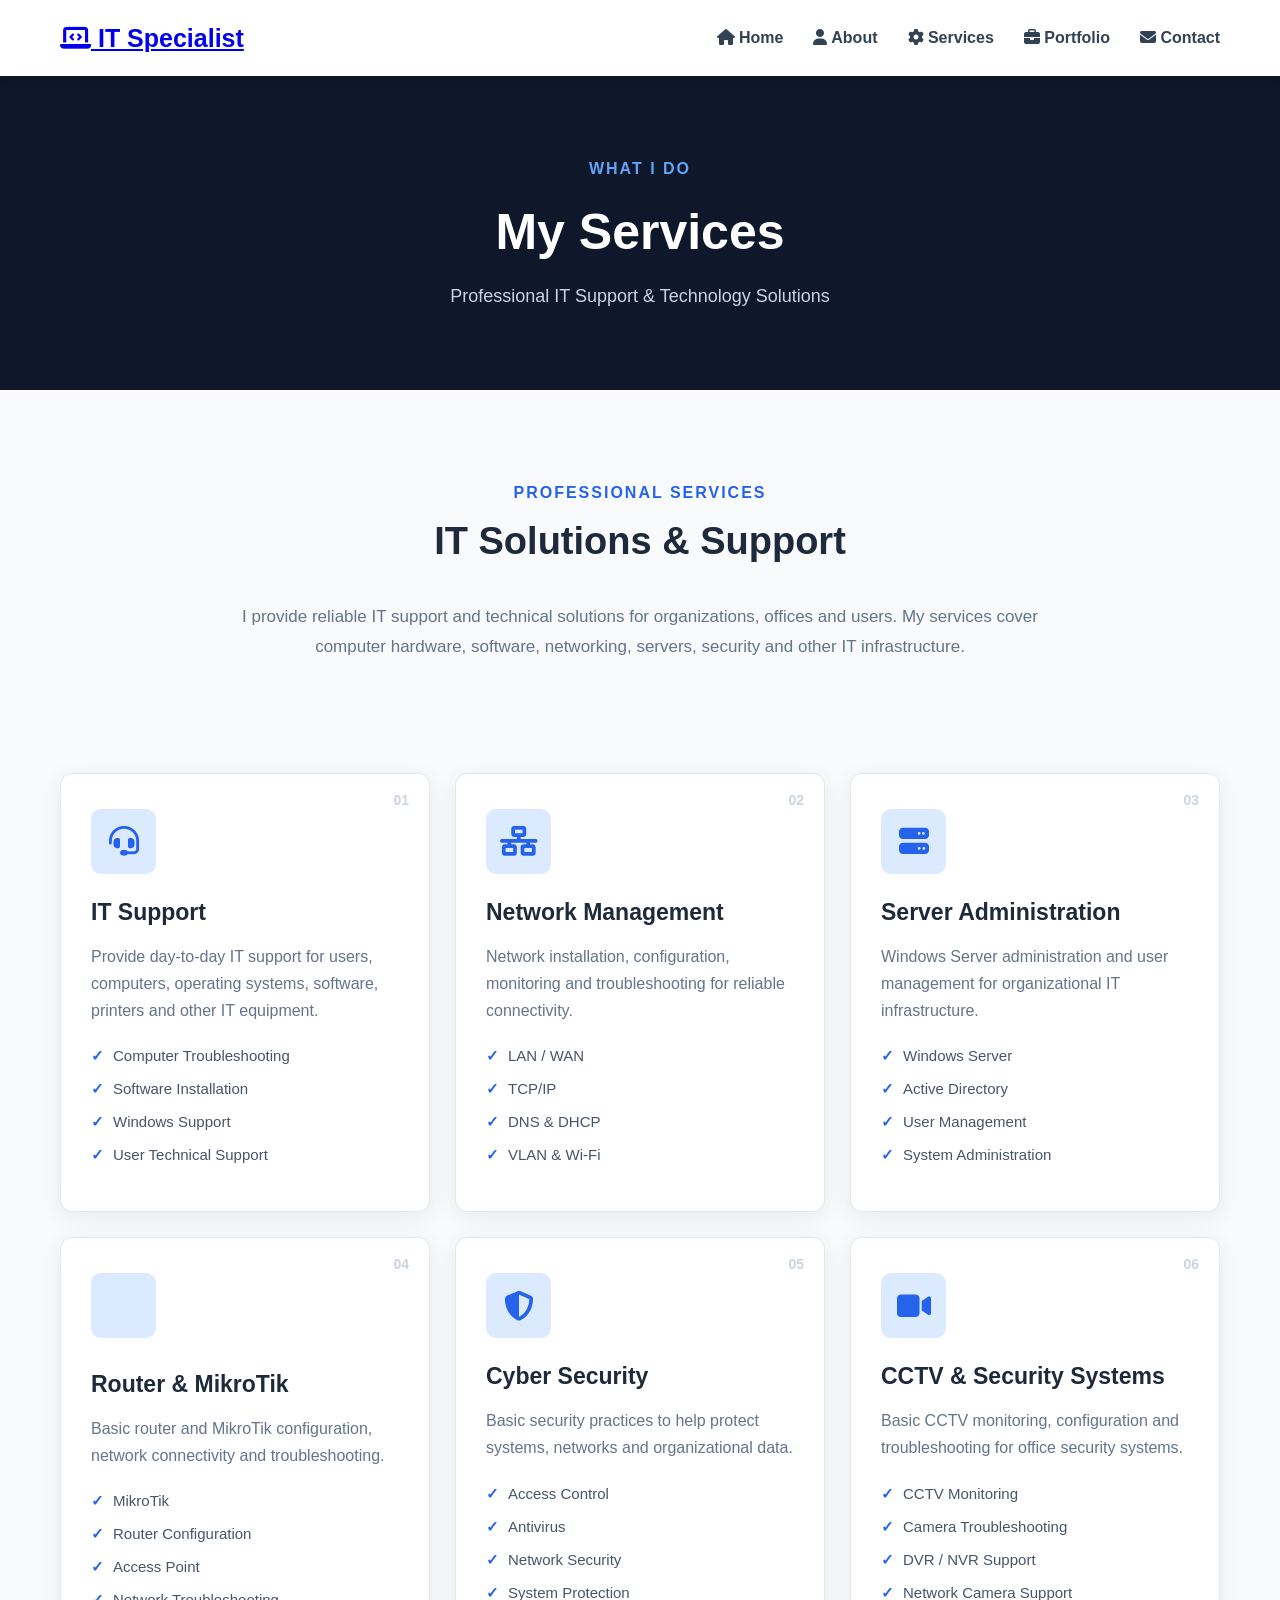
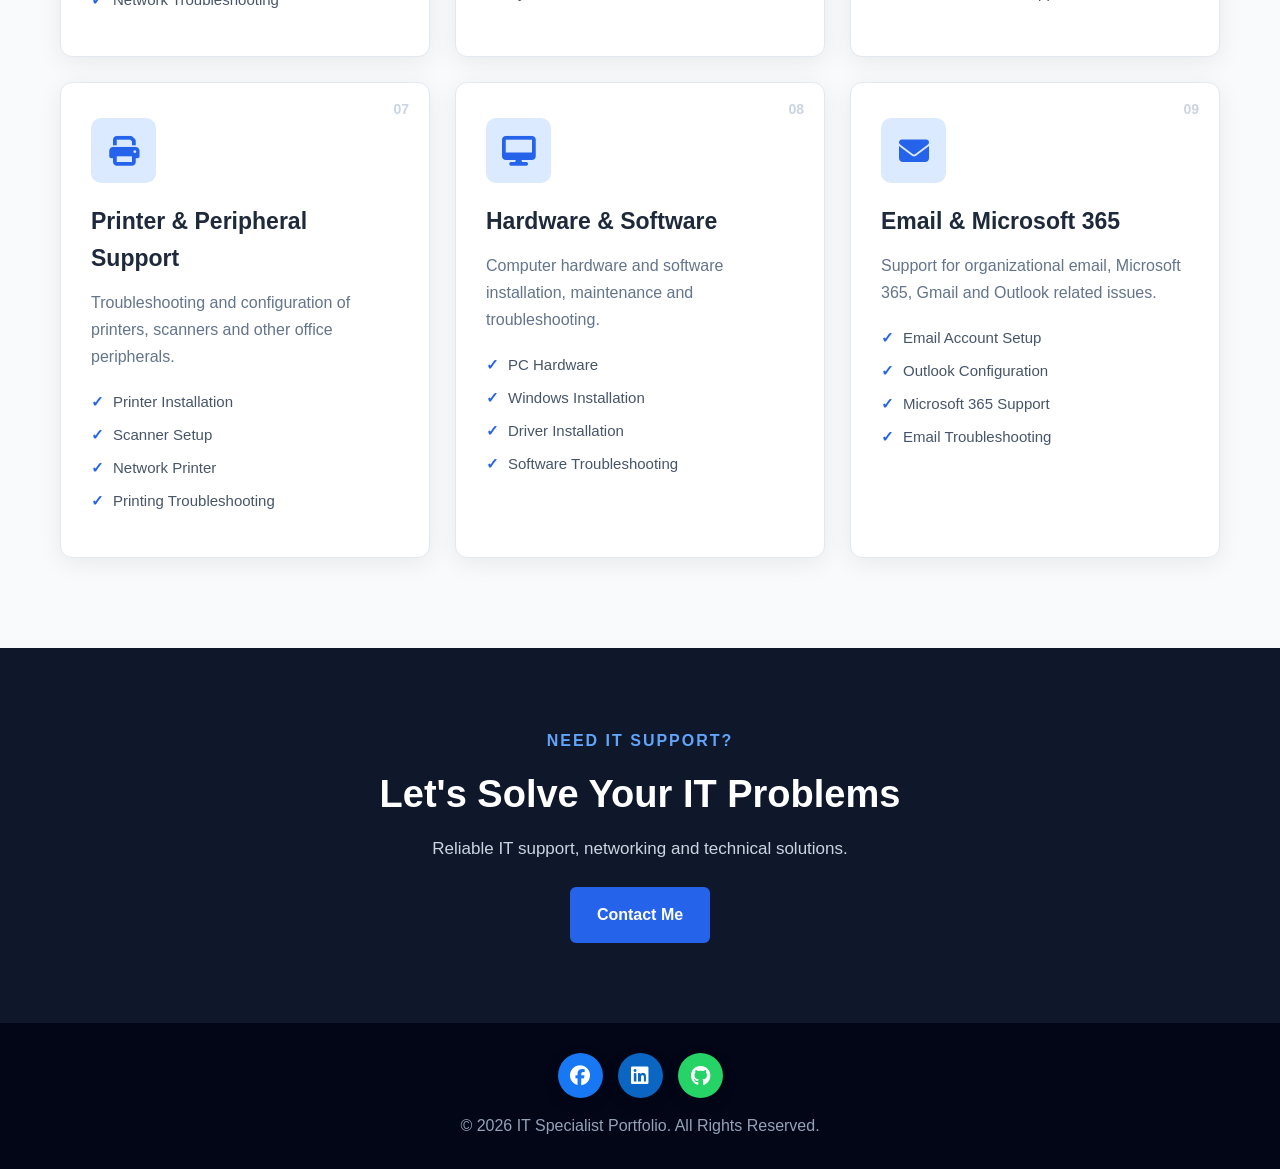
<file: services.html>
<!DOCTYPE html>
<html lang="en">

<head>

    <meta charset="UTF-8">

    <meta name="viewport" content="width=device-width, initial-scale=1.0">

    <title>Services | IT Specialist</title>

    <!-- Main CSS -->
    <link rel="stylesheet" href="style.css">

    <!-- Font Awesome -->
    <link rel="stylesheet"
          href="https://cdnjs.cloudflare.com/ajax/libs/font-awesome/6.5.2/css/all.min.css">

</head>


<body>


<!-- ================= HEADER ================= -->


<!-- ================= HEADER ================= -->

<header class="header">

    <nav class="navbar">

        <!-- LOGO -->

        <div class="logo">

            <a href="index.html">
                <i class="fa-solid fa-laptop-code"></i>
                IT Specialist
            </a>

        </div>


        <!-- MOBILE MENU -->

        <div class="menu-icon">

            <i class="fa-solid fa-bars"></i>

        </div>


        <!-- NAVIGATION -->

        <ul class="nav-links">

            <li>
                <a href="index.html">
                    <i class="fa-solid fa-house"></i>
                    Home
                </a>
            </li>

            <li>
                <a href="about.html">
                    <i class="fa-solid fa-user"></i>
                    About
                </a>
            </li>

            <li>
                <a href="services.html" class="active">
                    <i class="fa-solid fa-gear"></i>
                    Services
                </a>
            </li>

            <li>
                <a href="portfolio.html">
                    <i class="fa-solid fa-briefcase"></i>
                    Portfolio
                </a>
            </li>

            <li>
                <a href="contact.html">
                    <i class="fa-solid fa-envelope"></i>
                    Contact
                </a>
            </li>

        </ul>

    </nav>

</header>


<!-- ================= PAGE HEADER ================= -->

<section class="page-header">


    <div>

        <p>
            WHAT I DO
        </p>


        <h1>
            My Services
        </h1>


        <span>
            Professional IT Support & Technology Solutions
        </span>

    </div>


</section>



<!-- ================= SERVICES INTRO ================= -->

<section class="section">


    <div class="section-title">

        <p>
            PROFESSIONAL SERVICES
        </p>


        <h2>
            IT Solutions & Support
        </h2>

    </div>


    <div class="services-intro">

        <p>

            I provide reliable IT support and technical solutions
            for organizations, offices and users. My services cover
            computer hardware, software, networking, servers,
            security and other IT infrastructure.

        </p>

    </div>


</section>



<!-- ================= SERVICES ================= -->

<section class="section services-page-section">


    <div class="services-grid">


        <!-- SERVICE 01 -->

        <div class="service-card">


            <div class="service-number">
                01
            </div>


            <i class="fas fa-headset"></i>


            <h3>
                IT Support
            </h3>


            <p>

                Provide day-to-day IT support for users,
                computers, operating systems, software,
                printers and other IT equipment.

            </p>


            <ul>

                <li>
                    Computer Troubleshooting
                </li>

                <li>
                    Software Installation
                </li>

                <li>
                    Windows Support
                </li>

                <li>
                    User Technical Support
                </li>

            </ul>


        </div>



        <!-- SERVICE 02 -->

        <div class="service-card">


            <div class="service-number">
                02
            </div>


            <i class="fas fa-network-wired"></i>


            <h3>
                Network Management
            </h3>


            <p>

                Network installation, configuration,
                monitoring and troubleshooting for
                reliable connectivity.

            </p>


            <ul>

                <li>
                    LAN / WAN
                </li>

                <li>
                    TCP/IP
                </li>

                <li>
                    DNS & DHCP
                </li>

                <li>
                    VLAN & Wi-Fi
                </li>

            </ul>


        </div>



        <!-- SERVICE 03 -->

        <div class="service-card">


            <div class="service-number">
                03
            </div>


            <i class="fas fa-server"></i>


            <h3>
                Server Administration
            </h3>


            <p>

                Windows Server administration and
                user management for organizational
                IT infrastructure.

            </p>


            <ul>

                <li>
                    Windows Server
                </li>

                <li>
                    Active Directory
                </li>

                <li>
                    User Management
                </li>

                <li>
                    System Administration
                </li>

            </ul>


        </div>



        <!-- SERVICE 04 -->

        <div class="service-card">


            <div class="service-number">
                04
            </div>


            <i class="fas fa-router"></i>


            <h3>
                Router & MikroTik
            </h3>


            <p>

                Basic router and MikroTik configuration,
                network connectivity and troubleshooting.

            </p>


            <ul>

                <li>
                    MikroTik
                </li>

                <li>
                    Router Configuration
                </li>

                <li>
                    Access Point
                </li>

                <li>
                    Network Troubleshooting
                </li>

            </ul>


        </div>



        <!-- SERVICE 05 -->

        <div class="service-card">


            <div class="service-number">
                05
            </div>


            <i class="fas fa-shield-halved"></i>


            <h3>
                Cyber Security
            </h3>


            <p>

                Basic security practices to help
                protect systems, networks and
                organizational data.

            </p>


            <ul>

                <li>
                    Access Control
                </li>

                <li>
                    Antivirus
                </li>

                <li>
                    Network Security
                </li>

                <li>
                    System Protection
                </li>

            </ul>


        </div>



        <!-- SERVICE 06 -->

        <div class="service-card">


            <div class="service-number">
                06
            </div>


            <i class="fas fa-video"></i>


            <h3>
                CCTV & Security Systems
            </h3>


            <p>

                Basic CCTV monitoring, configuration
                and troubleshooting for office
                security systems.

            </p>


            <ul>

                <li>
                    CCTV Monitoring
                </li>

                <li>
                    Camera Troubleshooting
                </li>

                <li>
                    DVR / NVR Support
                </li>

                <li>
                    Network Camera Support
                </li>

            </ul>


        </div>



        <!-- SERVICE 07 -->

        <div class="service-card">


            <div class="service-number">
                07
            </div>


            <i class="fas fa-print"></i>


            <h3>
                Printer & Peripheral Support
            </h3>


            <p>

                Troubleshooting and configuration
                of printers, scanners and other
                office peripherals.

            </p>


            <ul>

                <li>
                    Printer Installation
                </li>

                <li>
                    Scanner Setup
                </li>

                <li>
                    Network Printer
                </li>

                <li>
                    Printing Troubleshooting
                </li>

            </ul>


        </div>



        <!-- SERVICE 08 -->

        <div class="service-card">


            <div class="service-number">
                08
            </div>


            <i class="fas fa-desktop"></i>


            <h3>
                Hardware & Software
            </h3>


            <p>

                Computer hardware and software
                installation, maintenance and
                troubleshooting.

            </p>


            <ul>

                <li>
                    PC Hardware
                </li>

                <li>
                    Windows Installation
                </li>

                <li>
                    Driver Installation
                </li>

                <li>
                    Software Troubleshooting
                </li>

            </ul>


        </div>



        <!-- SERVICE 09 -->

        <div class="service-card">


            <div class="service-number">
                09
            </div>


            <i class="fas fa-envelope"></i>


            <h3>
                Email & Microsoft 365
            </h3>


            <p>

                Support for organizational email,
                Microsoft 365, Gmail and Outlook
                related issues.

            </p>


            <ul>

                <li>
                    Email Account Setup
                </li>

                <li>
                    Outlook Configuration
                </li>

                <li>
                    Microsoft 365 Support
                </li>

                <li>
                    Email Troubleshooting
                </li>

            </ul>


        </div>


    </div>


</section>



<!-- ================= CTA ================= -->

<section class="service-cta">


    <div>

        <p>
            NEED IT SUPPORT?
        </p>


        <h2>
            Let's Solve Your IT Problems
        </h2>


        <span>
            Reliable IT support, networking and technical solutions.
        </span>


        <br><br>


        <a href="contact.html" class="btn">

            Contact Me

        </a>

    </div>


</section>



<!-- ================= FOOTER ================= -->

<footer>


    <div class="social-links">


        <a href="#">
            <i class="fab fa-facebook"></i>
        </a>


        <a href="#">
            <i class="fab fa-linkedin"></i>
        </a>


        <a href="#">
            <i class="fab fa-github"></i>
        </a>


    </div>


    <p>

        © 2026 IT Specialist Portfolio.
        All Rights Reserved.

    </p>


</footer>



<!-- JavaScript -->

<script src="script.js"></script>


</body>

</html>
</file>
<file: style.css>
/* =====================================================
   GLOBAL RESET
===================================================== */

* {
    margin: 0;
    padding: 0;
    box-sizing: border-box;
}

html {
    scroll-behavior: smooth;
}

body {
    font-family: Arial, Helvetica, sans-serif;
    background: #f8fafc;
    color: #1e293b;
    line-height: 1.6;
}

a {
    transition: 0.3s ease;
}

img {
    max-width: 100%;
}


/* =====================================================
   NAVBAR
===================================================== */

header {
    background: #ffffff;
    box-shadow: 0 2px 10px rgba(0, 0, 0, 0.08);
    position: sticky;
    top: 0;
    z-index: 1000;
}

.navbar {
    max-width: 1200px;
    margin: auto;
    padding: 18px 20px;

    display: flex;
    align-items: center;
    justify-content: space-between;
}

.logo {
    font-size: 25px;
    font-weight: bold;
}

.logo span {
    color: #2563eb;
}

.nav-links {
    display: flex;
    list-style: none;
    gap: 30px;
}

.nav-links a {
    text-decoration: none;
    color: #334155;
    font-weight: 600;
}

.nav-links a:hover {
    color: #2563eb;
}

.menu-icon {
    display: none;
    font-size: 25px;
    cursor: pointer;
}


/* =====================================================
   HERO
===================================================== */

.hero {
    max-width: 1200px;
    margin: auto;
    min-height: 650px;

    padding: 80px 20px;

    display: flex;
    align-items: center;
    justify-content: space-between;
    gap: 50px;
}

.hero-content {
    max-width: 650px;
}

.small-title {
    color: #2563eb;
    font-weight: bold;
    letter-spacing: 2px;
}

.hero h1 {
    font-size: 55px;
    margin: 15px 0;
}

.hero h1 span {
    color: #2563eb;
}

.hero h2 {
    font-size: 28px;
    margin-bottom: 20px;
}

.hero p {
    color: #64748b;
    font-size: 18px;
}

.hero-buttons {
    margin-top: 30px;

    display: flex;
    flex-wrap: wrap;
    gap: 15px;
}

.btn {
    display: inline-flex;
    align-items: center;
    justify-content: center;
    gap: 8px;

    padding: 13px 25px;

    background: #2563eb;
    color: #ffffff;

    text-decoration: none;
    border-radius: 6px;

    border: 2px solid #2563eb;
    cursor: pointer;

    font-weight: bold;
    transition: 0.3s;
}

.btn:hover {
    background: #1d4ed8;
    border-color: #1d4ed8;
    color: #ffffff;
    transform: translateY(-2px);
}

.btn-outline {
    background: transparent;
    border: 2px solid #2563eb;
    color: #2563eb;
}

.btn-outline:hover {
    background: #2563eb;
    color: #ffffff;
}


/* =====================================================
   HERO PROFILE PHOTO
===================================================== */

.hero-image {
    display: flex;
    justify-content: center;
    align-items: center;
}

.profile-circle {
    width: 320px;
    height: 320px;

    border-radius: 50%;
    overflow: hidden;

    border: 6px solid #2563eb;

    box-shadow: 0 15px 40px rgba(0, 0, 0, 0.15);

    background: #f1f5f9;
}

.profile-circle img {
    width: 100%;
    height: 100%;

    object-fit: cover;
    display: block;
}


/* =====================================================
   COMMON SECTION
===================================================== */

.section {
    max-width: 1200px;
    margin: auto;
    padding: 90px 20px;
}

.section-title {
    text-align: center;
    margin-bottom: 50px;
}

.section-title p {
    color: #2563eb;
    font-weight: bold;
    letter-spacing: 2px;
}

.section-title h2 {
    font-size: 38px;
    margin-top: 5px;
}


/* =====================================================
   ABOUT
===================================================== */

.about-container {
    display: grid;
    grid-template-columns: 1fr 1fr;
    gap: 50px;
}

.about-text h3 {
    font-size: 28px;
    margin-bottom: 20px;
}

.about-text h2 {
    font-size: 36px;
    margin: 10px 0 20px;
}

.about-text p {
    color: #64748b;
    margin-bottom: 20px;
}

.about-text strong {
    color: #2563eb;
}

.about-label {
    color: #2563eb;
    font-weight: bold;
    letter-spacing: 2px;
}

.about-cards {
    display: grid;
    grid-template-columns: 1fr 1fr;
    gap: 20px;
}

.info-card {
    background: #ffffff;
    padding: 25px;

    border-radius: 10px;

    box-shadow: 0 5px 20px rgba(0, 0, 0, 0.06);

    transition: 0.3s;
}

.info-card:hover {
    transform: translateY(-5px);
}

.info-card i {
    font-size: 35px;
    color: #2563eb;
    margin-bottom: 15px;
}

.info-card h3 {
    margin-bottom: 8px;
}


/* =====================================================
   SKILLS
===================================================== */

.skills-section {
    background: #f1f5f9;
}

.skills-container {
    max-width: 900px;
    margin: auto;
}

.skill {
    margin-bottom: 25px;
}

.skill-title {
    display: flex;
    justify-content: space-between;
    margin-bottom: 8px;
    font-weight: bold;
}

.skill-bar {
    height: 10px;
    background: #cbd5e1;
    border-radius: 10px;
    overflow: hidden;
}

.skill-progress {
    height: 100%;
    background: #2563eb;
}


/* =====================================================
   SERVICES
===================================================== */

.services-grid {
    display: grid;
    grid-template-columns: repeat(3, 1fr);
    gap: 25px;
}

.service-card {
    background: #ffffff;
    padding: 35px 25px;

    text-align: center;

    border-radius: 10px;

    box-shadow: 0 5px 20px rgba(0, 0, 0, 0.07);

    transition: 0.3s;
}

.service-card:hover {
    transform: translateY(-8px);
}

.service-card i {
    font-size: 45px;
    color: #2563eb;
    margin-bottom: 20px;
}

.service-card h3 {
    margin-bottom: 12px;
}

.service-card p {
    color: #64748b;
}


/* =====================================================
   SERVICES PAGE
===================================================== */

.services-intro {
    max-width: 800px;
    margin: -20px auto 0;
    text-align: center;
}

.services-intro p {
    color: #64748b;
    font-size: 17px;
    line-height: 1.8;
}

.services-page-section {
    padding-top: 20px;
}

.services-page-section .service-card {
    position: relative;

    background: #ffffff;

    padding: 35px 30px;

    border-radius: 12px;

    text-align: left;

    box-shadow: 0 5px 25px rgba(0, 0, 0, 0.07);

    border: 1px solid #e2e8f0;

    transition: all 0.3s ease;

    overflow: hidden;
}

.services-page-section .service-card:hover {
    transform: translateY(-8px);

    box-shadow: 0 15px 35px rgba(0, 0, 0, 0.12);

    border-color: #2563eb;
}

.service-number {
    position: absolute;

    top: 15px;
    right: 20px;

    font-size: 14px;
    font-weight: bold;

    color: #cbd5e1;
}

.services-page-section .service-card > i {
    display: inline-flex;

    align-items: center;
    justify-content: center;

    width: 65px;
    height: 65px;

    background: #dbeafe;
    color: #2563eb;

    border-radius: 10px;

    font-size: 30px;

    margin-bottom: 20px;
}

.services-page-section .service-card h3 {
    font-size: 23px;
    margin-bottom: 12px;
    color: #1e293b;
}

.services-page-section .service-card p {
    color: #64748b;
    line-height: 1.7;
    margin-bottom: 20px;
}

.services-page-section .service-card ul {
    list-style: none;
    padding: 0;
    margin: 0;
}

.services-page-section .service-card li {
    position: relative;

    padding-left: 22px;
    margin-bottom: 9px;

    color: #475569;
    font-size: 15px;
}

.services-page-section .service-card li::before {
    content: "✓";

    position: absolute;
    left: 0;

    color: #2563eb;
    font-weight: bold;
}


/* =====================================================
   SERVICE CTA
===================================================== */

.service-cta {
    background: #0f172a;
    color: #ffffff;

    text-align: center;

    padding: 80px 20px;
}

.service-cta p {
    color: #60a5fa;

    font-weight: bold;
    letter-spacing: 2px;

    margin-bottom: 10px;
}

.service-cta h2 {
    font-size: 38px;
    margin-bottom: 10px;
}

.service-cta span {
    color: #cbd5e1;
    font-size: 17px;
}


/* =====================================================
   PROJECT
===================================================== */

.project-section {
    background: #f1f5f9;
}

.project-grid {
    display: grid;
    grid-template-columns: repeat(3, 1fr);
    gap: 25px;
}

.project-card {
    background: #ffffff;
    padding: 30px;

    border-radius: 10px;

    box-shadow: 0 5px 20px rgba(0, 0, 0, 0.06);

    transition: 0.3s;
}

.project-card:hover {
    transform: translateY(-5px);
}

.project-icon {
    font-size: 40px;
    color: #2563eb;
    margin-bottom: 15px;
}

.project-card h3 {
    margin-bottom: 10px;
}

.project-card p {
    color: #64748b;
    margin-bottom: 15px;
}

.project-card span {
    color: #2563eb;
    font-weight: bold;
}


/* =====================================================
   EDUCATION
===================================================== */

.education {
    max-width: 800px;
    margin: auto;
}

.education-item {
    display: flex;
    gap: 30px;

    padding: 25px;

    background: #ffffff;

    margin-bottom: 20px;

    border-left: 5px solid #2563eb;

    box-shadow: 0 5px 15px rgba(0, 0, 0, 0.05);

    border-radius: 5px;
}

.education-year {
    color: #2563eb;

    font-size: 20px;
    font-weight: bold;

    min-width: 70px;
}


/* =====================================================
   PAGE HEADER
===================================================== */

.page-header {
    background: #0f172a;
    color: #ffffff;

    padding: 80px 20px;

    text-align: center;
}

.page-header p {
    color: #60a5fa;

    font-weight: bold;

    letter-spacing: 2px;

    margin-bottom: 10px;
}

.page-header h1 {
    font-size: 50px;
    margin-bottom: 10px;
}

.page-header span {
    color: #cbd5e1;
    font-size: 18px;
}


/* =====================================================
   PROFILE CARD
===================================================== */

.profile-card {
    background: #ffffff;

    padding: 35px 30px;

    border-radius: 12px;

    text-align: center;

    box-shadow: 0 5px 25px rgba(0, 0, 0, 0.08);

    display: flex;
    flex-direction: column;
    align-items: center;
    justify-content: center;
}

.profile-photo {
    width: 170px;
    height: 170px;

    margin: 0 auto 20px;

    border-radius: 50%;

    overflow: hidden;

    border: 5px solid #2563eb;

    box-shadow: 0 10px 30px rgba(0, 0, 0, 0.15);
}

.profile-photo img {
    width: 100%;
    height: 100%;

    object-fit: cover;

    display: block;
}

.profile-card h3 {
    font-size: 26px;
    margin-bottom: 8px;
}

.profile-card p {
    color: #64748b;
}

.profile-designation {
    color: #2563eb !important;
    font-weight: 600;
    margin-bottom: 5px;
}

.profile-details {
    margin-top: 25px;
    text-align: left;
    width: 100%;
}

.profile-detail-item {
    display: flex;

    align-items: center;

    gap: 12px;

    margin-bottom: 15px;

    font-size: 14px;
}

.profile-detail-item i {
    width: 25px;

    color: #2563eb;

    font-size: 16px;
}

.profile-btn {
    display: inline-flex;

    align-items: center;

    gap: 8px;

    margin-top: 15px;
}


/* =====================================================
   CAREER SNAPSHOT
===================================================== */

.snapshot-grid {
    max-width: 1100px;

    margin: auto;

    display: grid;

    grid-template-columns: repeat(4, 1fr);

    gap: 20px;
}

.snapshot-card {
    background: #ffffff;

    padding: 30px 20px;

    border-radius: 10px;

    text-align: center;

    box-shadow: 0 5px 20px rgba(0, 0, 0, 0.06);

    transition: 0.3s;
}

.snapshot-card:hover {
    transform: translateY(-7px);
}

.snapshot-card i {
    font-size: 40px;

    color: #2563eb;

    margin-bottom: 15px;
}

.snapshot-card h3 {
    margin-bottom: 10px;
}

.snapshot-card p {
    color: #64748b;

    font-size: 15px;
}


/* =====================================================
   EXPERIENCE
===================================================== */

.experience-container {
    max-width: 900px;
    margin: auto;
}

.experience-card {
    background: #ffffff;

    padding: 35px;

    border-radius: 10px;

    display: flex;

    gap: 25px;

    box-shadow: 0 5px 20px rgba(0, 0, 0, 0.06);

    border-left: 5px solid #2563eb;
}

.experience-icon {
    min-width: 60px;

    height: 60px;

    background: #dbeafe;

    border-radius: 50%;

    display: flex;

    align-items: center;

    justify-content: center;
}

.experience-icon i {
    color: #2563eb;

    font-size: 25px;
}

.experience-content h3 {
    font-size: 25px;

    margin-bottom: 5px;
}

.experience-content h4 {
    color: #2563eb;

    margin-bottom: 5px;
}

.experience-content span {
    color: #64748b;

    font-size: 14px;
}

.experience-content ul {
    margin-top: 20px;

    padding-left: 20px;
}

.experience-content li {
    margin-bottom: 8px;

    color: #475569;
}


/* =====================================================
   PORTFOLIO PAGE
===================================================== */

.portfolio-intro {
    max-width: 800px;

    margin: -20px auto 0;

    text-align: center;
}

.portfolio-intro p {
    color: #64748b;

    font-size: 17px;

    line-height: 1.8;
}

.portfolio-grid {
    max-width: 1200px;

    margin: 0 auto;

    display: grid;

    grid-template-columns: repeat(3, 1fr);

    gap: 25px;
}

.portfolio-card {
    background: #ffffff;

    border-radius: 12px;

    overflow: hidden;

    border: 1px solid #e2e8f0;

    box-shadow: 0 5px 20px rgba(0, 0, 0, 0.06);

    transition: all 0.3s ease;
}

.portfolio-card:hover {
    transform: translateY(-8px);

    box-shadow: 0 15px 35px rgba(0, 0, 0, 0.12);
}

.portfolio-image {
    height: 190px;

    display: flex;

    align-items: center;

    justify-content: center;

    flex-direction: column;

    position: relative;

    background: #dbeafe;
}

.portfolio-image i {
    font-size: 65px;

    color: #2563eb;

    margin-bottom: 12px;
}

.portfolio-image span {
    background: #2563eb;

    color: #ffffff;

    padding: 6px 12px;

    border-radius: 20px;

    font-size: 12px;

    font-weight: bold;

    letter-spacing: 1px;
}


/* Portfolio Backgrounds */

.network-image {
    background: #dbeafe;
}

.server-image {
    background: #e0f2fe;
}

.ad-image {
    background: #ede9fe;
}

.wifi-image {
    background: #dcfce7;
}

.cctv-image {
    background: #fee2e2;
}

.support-image {
    background: #fef3c7;
}

.mikrotik-image {
    background: #cffafe;
}

.printer-image {
    background: #f1f5f9;
}

.email-image {
    background: #fce7f3;
}


/* Portfolio Content */

.portfolio-content {
    padding: 25px;
}

.portfolio-category {
    color: #2563eb;

    font-size: 13px;

    font-weight: bold;

    text-transform: uppercase;

    letter-spacing: 1px;

    margin-bottom: 8px;
}

.portfolio-content h3 {
    font-size: 21px;

    color: #1e293b;

    margin-bottom: 12px;

    line-height: 1.4;
}

.portfolio-content p {
    color: #64748b;

    font-size: 15px;

    line-height: 1.7;

    margin-bottom: 18px;
}

.portfolio-tags {
    display: flex;

    flex-wrap: wrap;

    gap: 7px;

    margin-bottom: 20px;
}

.portfolio-tags span {
    background: #eff6ff;

    color: #2563eb;

    padding: 5px 9px;

    border-radius: 5px;

    font-size: 12px;

    font-weight: 600;
}

.project-btn {
    display: inline-flex;

    align-items: center;

    gap: 8px;

    color: #2563eb;

    text-decoration: none;

    font-weight: bold;

    font-size: 14px;

    transition: 0.3s;
}

.project-btn:hover {
    color: #1d4ed8;

    gap: 12px;
}


/* =====================================================
   TECHNOLOGY
===================================================== */

.technology-section {
    background: #f1f5f9;
}

.technology-grid {
    max-width: 1000px;

    margin: auto;

    display: grid;

    grid-template-columns: repeat(4, 1fr);

    gap: 20px;
}

.technology-item {
    background: #ffffff;

    padding: 25px 15px;

    border-radius: 10px;

    display: flex;

    flex-direction: column;

    align-items: center;

    justify-content: center;

    gap: 12px;

    box-shadow: 0 5px 15px rgba(0, 0, 0, 0.05);

    transition: 0.3s;
}

.technology-item:hover {
    transform: translateY(-5px);
}

.technology-item i {
    font-size: 35px;

    color: #2563eb;
}

.technology-item span {
    color: #475569;

    font-size: 14px;

    font-weight: 600;

    text-align: center;
}


/* =====================================================
   CONTACT PAGE
===================================================== */

.contact-page {
    padding: 80px 0;

    background: #f8fafc;
}

.contact-wrapper {
    max-width: 1100px;

    margin: auto;

    display: grid;

    grid-template-columns: 1fr 1.2fr;

    gap: 50px;

    align-items: start;
}


/* Contact Info */

.contact-page .contact-info {
    background: #ffffff;

    padding: 40px;

    border-radius: 15px;

    box-shadow: 0 10px 30px rgba(0, 0, 0, 0.08);
}

.contact-page .contact-info h2,
.contact-page .contact-form h2 {
    font-size: 30px;

    margin-bottom: 15px;

    color: #1e293b;
}

.contact-intro {
    color: #64748b;

    line-height: 1.8;

    margin-bottom: 30px;
}

.contact-page .contact-item {
    display: flex;

    align-items: center;

    gap: 20px;

    margin-bottom: 25px;
}

.contact-page .contact-icon {
    width: 55px;

    height: 55px;

    display: flex;

    align-items: center;

    justify-content: center;

    background: #2563eb;

    color: #ffffff;

    border-radius: 12px;

    font-size: 20px;

    flex-shrink: 0;
}

.contact-page .contact-item h3 {
    margin-bottom: 5px;

    color: #1e293b;

    font-size: 18px;
}

.contact-page .contact-item p {
    margin: 0;

    color: #64748b;
}


/* Contact Social */

.contact-social {
    margin-top: 35px;
}

.contact-social h3 {
    margin-bottom: 15px;

    color: #1e293b;
}


/* Contact Form */

.contact-page .contact-form {
    background: #ffffff;

    padding: 40px;

    border-radius: 15px;

    box-shadow: 0 10px 30px rgba(0, 0, 0, 0.08);
}

.contact-page .contact-form > p {
    color: #64748b;

    margin-bottom: 30px;

    line-height: 1.7;
}

.form-group {
    margin-bottom: 20px;
}

.form-group label {
    display: block;

    margin-bottom: 8px;

    font-weight: 600;

    color: #334155;
}

.form-group input,
.form-group textarea {
    width: 100%;

    padding: 13px 15px;

    border: 1px solid #dbe2ea;

    border-radius: 8px;

    font-size: 15px;

    font-family: inherit;

    outline: none;

    transition: 0.3s;
}

.form-group input:focus,
.form-group textarea:focus {
    border-color: #2563eb;

    box-shadow: 0 0 0 3px rgba(37, 99, 235, 0.1);
}

.form-group textarea {
    resize: vertical;
}


/* Contact Button */

.contact-btn {
    width: 100%;

    border: none;

    padding: 14px 20px;

    background: #2563eb;

    color: #ffffff;

    font-size: 16px;

    font-weight: 600;

    border-radius: 8px;

    cursor: pointer;

    transition: 0.3s;
}

.contact-btn i {
    margin-right: 8px;
}

.contact-btn:hover {
    background: #1d4ed8;

    transform: translateY(-2px);
}


/* Map */

.map-section {
    padding: 80px 0;

    background: #ffffff;
}

.map-box {
    overflow: hidden;

    border-radius: 15px;

    box-shadow: 0 10px 30px rgba(0, 0, 0, 0.08);
}


/* =====================================================
   HOME CONTACT SECTION
===================================================== */

.contact-section {
    padding: 90px 8%;

    background: #f8fafc;
}

.contact-section .contact-container {
    max-width: 1100px;

    margin: 45px auto 0;

    display: grid;

    grid-template-columns: 0.9fr 1.1fr;

    gap: 30px;
}


/* Contact Section Title */

.contact-section .section-title {
    text-align: center;

    margin-bottom: 20px;
}

.contact-section .section-title p {
    color: #2563eb;

    font-size: 14px;

    font-weight: 600;

    letter-spacing: 2px;

    margin-bottom: 8px;
}

.contact-section .section-title h2 {
    color: #0f172a !important;

    font-size: 34px;

    font-weight: 700;

    margin: 0;
}


/* Home Contact Info */

.contact-section .contact-info {
    background: #0f172a;

    color: #ffffff;

    padding: 38px;

    border-radius: 20px;

    box-shadow: 0 15px 40px rgba(15, 23, 42, 0.15);
}

.contact-heading {
    display: flex;

    align-items: center;

    gap: 15px;

    margin-bottom: 30px;
}

.contact-badge {
    width: 52px;

    height: 52px;

    display: flex;

    align-items: center;

    justify-content: center;

    background: #2563eb;

    border-radius: 14px;

    font-size: 20px;
}

.contact-heading h3 {
    margin: 0 0 3px;

    font-size: 23px;
}

.contact-heading p {
    margin: 0;

    color: #94a3b8;

    font-size: 13px;
}


/* Home Contact Items */

.contact-section .contact-item {
    display: flex;

    align-items: center;

    gap: 16px;

    padding: 18px 0;

    border-bottom: 1px solid rgba(255, 255, 255, 0.10);

    margin-bottom: 0;
}

.contact-section .contact-icon {
    width: 46px;

    height: 46px;

    min-width: 46px;

    display: flex;

    align-items: center;

    justify-content: center;

    background: rgba(37, 99, 235, 0.15);

    color: #60a5fa;

    border-radius: 12px;

    font-size: 17px;

    transition: 0.3s;
}

.contact-section .contact-item:hover .contact-icon {
    background: #2563eb;

    color: #ffffff;

    transform: translateY(-2px);
}

.contact-details span {
    display: block;

    color: #94a3b8;

    font-size: 12px;

    margin-bottom: 4px;
}

.contact-details a,
.contact-details p {
    margin: 0;

    color: #ffffff;

    font-size: 14px;

    text-decoration: none;
}

.contact-details a:hover {
    color: #60a5fa;
}


/* Availability */

.availability {
    display: flex;

    align-items: center;

    gap: 12px;

    margin-top: 28px;

    padding: 15px;

    background: rgba(255, 255, 255, 0.05);

    border: 1px solid rgba(255, 255, 255, 0.08);

    border-radius: 12px;
}

.status-dot {
    width: 10px;

    height: 10px;

    background: #22c55e;

    border-radius: 50%;

    box-shadow: 0 0 0 5px rgba(34, 197, 94, 0.12);
}

.availability strong {
    display: block;

    font-size: 13px;

    margin-bottom: 2px;
}

.availability p {
    margin: 0;

    color: #94a3b8;

    font-size: 11px;
}


/* Home Contact Form */

.contact-section .contact-form {
    background: #ffffff;

    padding: 38px;

    border-radius: 20px;

    border: 1px solid #e2e8f0;

    box-shadow: 0 15px 40px rgba(15, 23, 42, 0.08);
}

.form-heading {
    display: flex;

    align-items: center;

    gap: 15px;

    margin-bottom: 28px;
}

.form-icon {
    width: 50px;

    height: 50px;

    display: flex;

    align-items: center;

    justify-content: center;

    background: #eff6ff;

    color: #2563eb;

    border-radius: 13px;

    font-size: 19px;
}

.form-heading h3 {
    margin: 0 0 3px;

    color: #0f172a;

    font-size: 23px;
}

.form-heading p {
    margin: 0;

    color: #64748b;

    font-size: 13px;
}


/* Home Contact Form Groups */

.contact-section .form-group {
    margin-bottom: 18px;
}

.contact-section .form-group label {
    display: block;

    margin-bottom: 7px;

    color: #334155;

    font-size: 13px;

    font-weight: 600;
}

.input-wrapper,
.textarea-wrapper {
    position: relative;
}

.input-wrapper i,
.textarea-wrapper i {
    position: absolute;

    left: 15px;

    color: #94a3b8;

    font-size: 14px;
}

.input-wrapper i {
    top: 50%;

    transform: translateY(-50%);
}

.textarea-wrapper i {
    top: 17px;
}

.input-wrapper input,
.textarea-wrapper textarea {
    width: 100%;

    padding: 13px 15px 13px 42px;

    border: 1px solid #e2e8f0;

    border-radius: 9px;

    outline: none;

    background: #f8fafc;

    color: #1e293b;

    font-family: inherit;

    font-size: 14px;

    transition: 0.3s;
}

.textarea-wrapper textarea {
    resize: vertical;

    min-height: 125px;
}

.input-wrapper input:focus,
.textarea-wrapper textarea:focus {
    background: #ffffff;

    border-color: #2563eb;

    box-shadow: 0 0 0 3px rgba(37, 99, 235, 0.08);
}


/* Home Contact Send Button */

.contact-send-btn {
    width: 100%;

    display: flex;

    align-items: center;

    justify-content: center;

    gap: 10px;

    padding: 14px 20px;

    border: none;

    border-radius: 10px;

    background: #2563eb;

    color: #ffffff;

    font-size: 14px;

    font-weight: 600;

    cursor: pointer;

    transition: 0.3s;
}

.contact-send-btn:hover {
    background: #1d4ed8;

    transform: translateY(-2px);

    box-shadow: 0 8px 20px rgba(37, 99, 235, 0.25);
}

.contact-send-btn i {
    transition: 0.3s;
}

.contact-send-btn:hover i {
    transform: translateX(4px);
}


/* =====================================================
   SOCIAL MEDIA ICONS
===================================================== */

.social-links {
    display: flex;

    justify-content: center;

    align-items: center;

    gap: 15px;

    margin-bottom: 20px;
}

.social-links a {
    width: 45px;

    height: 45px;

    display: flex;

    justify-content: center;

    align-items: center;

    border-radius: 50%;

    color: #ffffff;

    font-size: 20px;

    text-decoration: none;

    transition: all 0.3s ease;

    box-shadow: 0 5px 15px rgba(0, 0, 0, 0.15);
}


/* Facebook */

.social-links a:nth-child(1) {
    background: #1877F2;
}


/* LinkedIn */

.social-links a:nth-child(2) {
    background: #0A66C2;
}


/* WhatsApp */

.social-links a:nth-child(3) {
    background: #25D366;
}


/* Social Hover */

.social-links a:hover {
    transform: translateY(-6px) scale(1.08);

    color: #ffffff;

    box-shadow: 0 10px 25px rgba(0, 0, 0, 0.30);
}

.social-links a:nth-child(1):hover {
    background: #0d65d9;
}

.social-links a:nth-child(2):hover {
    background: #084d91;
}

.social-links a:nth-child(3):hover {
    background: #1ebe5d;
}


/* =====================================================
   CV BUTTON
===================================================== */

.cv-btn {
    background: #0f172a;

    color: #ffffff;

    border: 2px solid #0f172a;

    display: inline-flex;

    align-items: center;

    gap: 8px;
}

.cv-btn:hover {
    background: #2563eb;

    border-color: #2563eb;

    color: #ffffff;

    transform: translateY(-3px);
}

.cv-btn i {
    font-size: 16px;
}


/* =====================================================
   FOOTER
===================================================== */

footer {
    background: #020617;

    color: #94a3b8;

    text-align: center;

    padding: 30px;
}

footer .social-links {
    margin-bottom: 15px;
}


/* =====================================================
   RESPONSIVE - 1000px
===================================================== */

@media (max-width: 1000px) {

    .portfolio-grid {
        grid-template-columns: 1fr 1fr;
    }

    .technology-grid {
        grid-template-columns: 1fr 1fr;
    }

    .snapshot-grid {
        grid-template-columns: 1fr 1fr;
    }
}


/* =====================================================
   RESPONSIVE - 900px
===================================================== */

@media (max-width: 900px) {

    .hero {
        flex-direction: column;

        text-align: center;

        gap: 50px;
    }

    .hero-buttons {
        justify-content: center;
    }

    .about-container {
        grid-template-columns: 1fr;
    }

    .services-grid,
    .project-grid {
        grid-template-columns: 1fr 1fr;
    }

    .contact-section .contact-container {
        grid-template-columns: 1fr;
    }

    .contact-wrapper {
        grid-template-columns: 1fr;
    }

    .experience-card {
        gap: 20px;
    }
}


/* =====================================================
   RESPONSIVE - 850px
===================================================== */

@media (max-width: 850px) {

    .contact-section .contact-container {
        grid-template-columns: 1fr;
    }
}


/* =====================================================
   RESPONSIVE - 650px
===================================================== */

@media (max-width: 650px) {

    .nav-links {
        display: none;
    }

    .menu-icon {
        display: block;
    }

    .hero {
        padding: 60px 20px;
    }

    .hero h1 {
        font-size: 40px;
    }

    .hero h2 {
        font-size: 22px;
    }

    .hero p {
        font-size: 16px;
    }

    .hero-buttons {
        flex-direction: column;

        align-items: center;
    }

    .hero-buttons .btn {
        width: 100%;

        max-width: 280px;
    }

    .profile-circle {
        width: 240px;
        height: 240px;
    }

    .about-cards,
    .services-grid,
    .project-grid {
        grid-template-columns: 1fr;
    }

    .section-title h2 {
        font-size: 30px;
    }

    .page-header {
        padding: 60px 20px;
    }

    .page-header h1 {
        font-size: 38px;
    }

    .about-text h2 {
        font-size: 28px;
    }

    .snapshot-grid {
        grid-template-columns: 1fr;
    }

    .experience-card {
        flex-direction: column;
    }

    .portfolio-grid {
        grid-template-columns: 1fr;
    }

    .technology-grid {
        grid-template-columns: 1fr 1fr;
    }

    .portfolio-image {
        height: 170px;
    }

    .contact-page {
        padding: 50px 15px;
    }

    .contact-page .contact-info,
    .contact-page .contact-form {
        padding: 25px;
    }

    .contact-page .contact-info h2,
    .contact-page .contact-form h2 {
        font-size: 25px;
    }

    .contact-page .contact-item {
        gap: 15px;
    }

    .contact-page .contact-icon {
        width: 48px;
        height: 48px;
        font-size: 17px;
    }

    .map-section {
        padding: 50px 15px;
    }

    .contact-section {
        padding: 60px 5%;
    }

    .contact-section .contact-info,
    .contact-section .contact-form {
        padding: 25px;
    }

    .contact-heading h3,
    .form-heading h3 {
        font-size: 20px;
    }

    .contact-section .section-title h2 {
        font-size: 28px;
    }

    .social-links {
        gap: 12px;
    }

    .social-links a {
        width: 42px;
        height: 42px;
        font-size: 18px;
    }
}


/* =====================================================
   RESPONSIVE - 450px
===================================================== */

@media (max-width: 450px) {

    .technology-grid {
        grid-template-columns: 1fr;
    }

    .hero h1 {
        font-size: 34px;
    }

    .profile-circle {
        width: 210px;
        height: 210px;
    }

    .contact-section .contact-info,
    .contact-section .contact-form {
        padding: 20px;
    }
}
</file>
